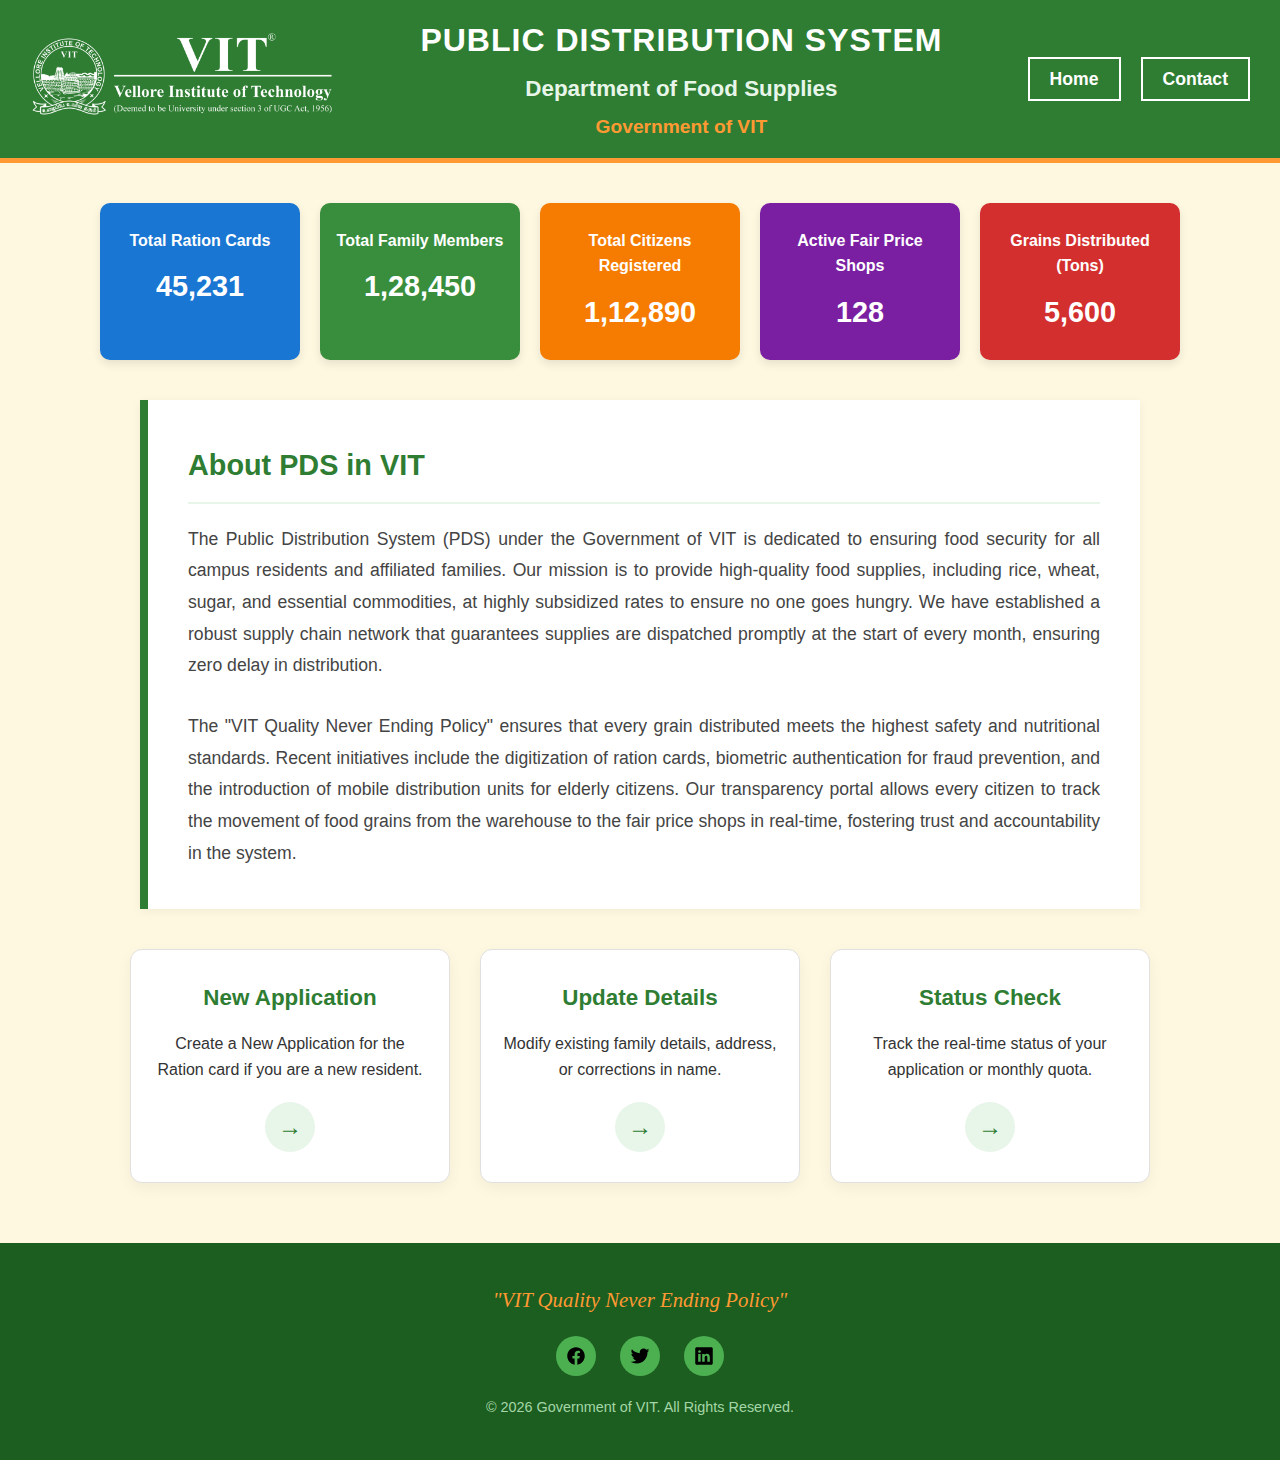
<file: index.html>
<!DOCTYPE html>
<html lang="en">
<head>
    <meta charset="UTF-8">
    <meta name="viewport" content="width=device-width, initial-scale=1.0">
    <title>Government of VIT - PDS Portal</title>
    <link rel="stylesheet" href="Home_page_style.css">
</head>
<body>

    <header class="main-header">
        <div class="logo-container">
            <img src="Logo/header-logo-2048x604.webp" alt="VIT Logo" class="vit-logo">
        </div>
        
        <div class="header-titles">
            <h1>Public Distribution System</h1>
            <h2>Department of Food Supplies</h2>
            <h3>Government of VIT</h3>
        </div>

        <nav class="main-nav">
            <ul>
                <li><a href="index.html">Home</a></li>
                <li><a href="Contact_page.html">Contact</a></li>
            </ul>
        </nav>
    </header>

    <main>
        <section class="stats-container">
            <div class="stat-box box-blue">
                <h4>Total Ration Cards</h4>
                <p class="stat-number">45,231</p>
            </div>
            <div class="stat-box box-green">
                <h4>Total Family Members</h4>
                <p class="stat-number">1,28,450</p>
            </div>
            <div class="stat-box box-orange">
                <h4>Total Citizens Registered</h4>
                <p class="stat-number">1,12,890</p>
            </div>
            <div class="stat-box box-purple">
                <h4>Active Fair Price Shops</h4>
                <p class="stat-number">128</p>
            </div>
            <div class="stat-box box-red">
                <h4>Grains Distributed (Tons)</h4>
                <p class="stat-number">5,600</p>
            </div>
        </section>

        <article class="info-section">
            <h2>About PDS in VIT</h2>
            <p>
                The Public Distribution System (PDS) under the Government of VIT is dedicated to ensuring food security for all campus residents and affiliated families. 
                Our mission is to provide high-quality food supplies, including rice, wheat, sugar, and essential commodities, at highly subsidized rates to ensure no one goes hungry. 
                We have established a robust supply chain network that guarantees supplies are dispatched promptly at the start of every month, ensuring zero delay in distribution. 
            </p>
            <br>
            <p>
                The "VIT Quality Never Ending Policy" ensures that every grain distributed meets the highest safety and nutritional standards. 
                Recent initiatives include the digitization of ration cards, biometric authentication for fraud prevention, and the introduction of mobile distribution units for elderly citizens. 
                Our transparency portal allows every citizen to track the movement of food grains from the warehouse to the fair price shops in real-time, fostering trust and accountability in the system.
            </p>
        </article>

        <section class="action-container">
            <div class="action-card">
                <h3>New Application</h3>
                <p>Create a New Application for the Ration card if you are a new resident.</p>
                <div class="arrow-container">
                    <a href="new_application_page.html" class="arrow-btn">&rarr;</a>
                </div>
            </div>

            <div class="action-card">
                <h3>Update Details</h3>
                <p>Modify existing family details, address, or corrections in name.</p>
                <div class="arrow-container">
                    <a href="updates_page.html" class="arrow-btn">&rarr;</a>
                </div>
            </div>

            <div class="action-card">
                <h3>Status Check</h3>
                <p>Track the real-time status of your application or monthly quota.</p>
                <div class="arrow-container">
                    <a href="status_page.html" class="arrow-btn">&rarr;</a>
                </div>
            </div>
        </section>
    </main>

    <footer class="main-footer">
        <p class="quote">"VIT Quality Never Ending Policy"</p>
        <div class="social-links">
            <a href="https://www.facebook.com/vituniversity/"><img src="Icons/logo-facebook.svg" alt="Facebook"></a>
            <a href="https://x.com/VIT_univ?lang=en"><img src="Icons/logo-twitter.svg" alt="Twitter"></a>
            <a href="https://www.linkedin.com/school/vellore-institute-of-technology/posts/?feedView=all"><img src="Icons/logo-linkedin.svg" alt="Instagram"></a>
        </div>
        <p class="copyright">&copy; 2026 Government of VIT. All Rights Reserved.</p>
    </footer>

</body>
</html>
</file>
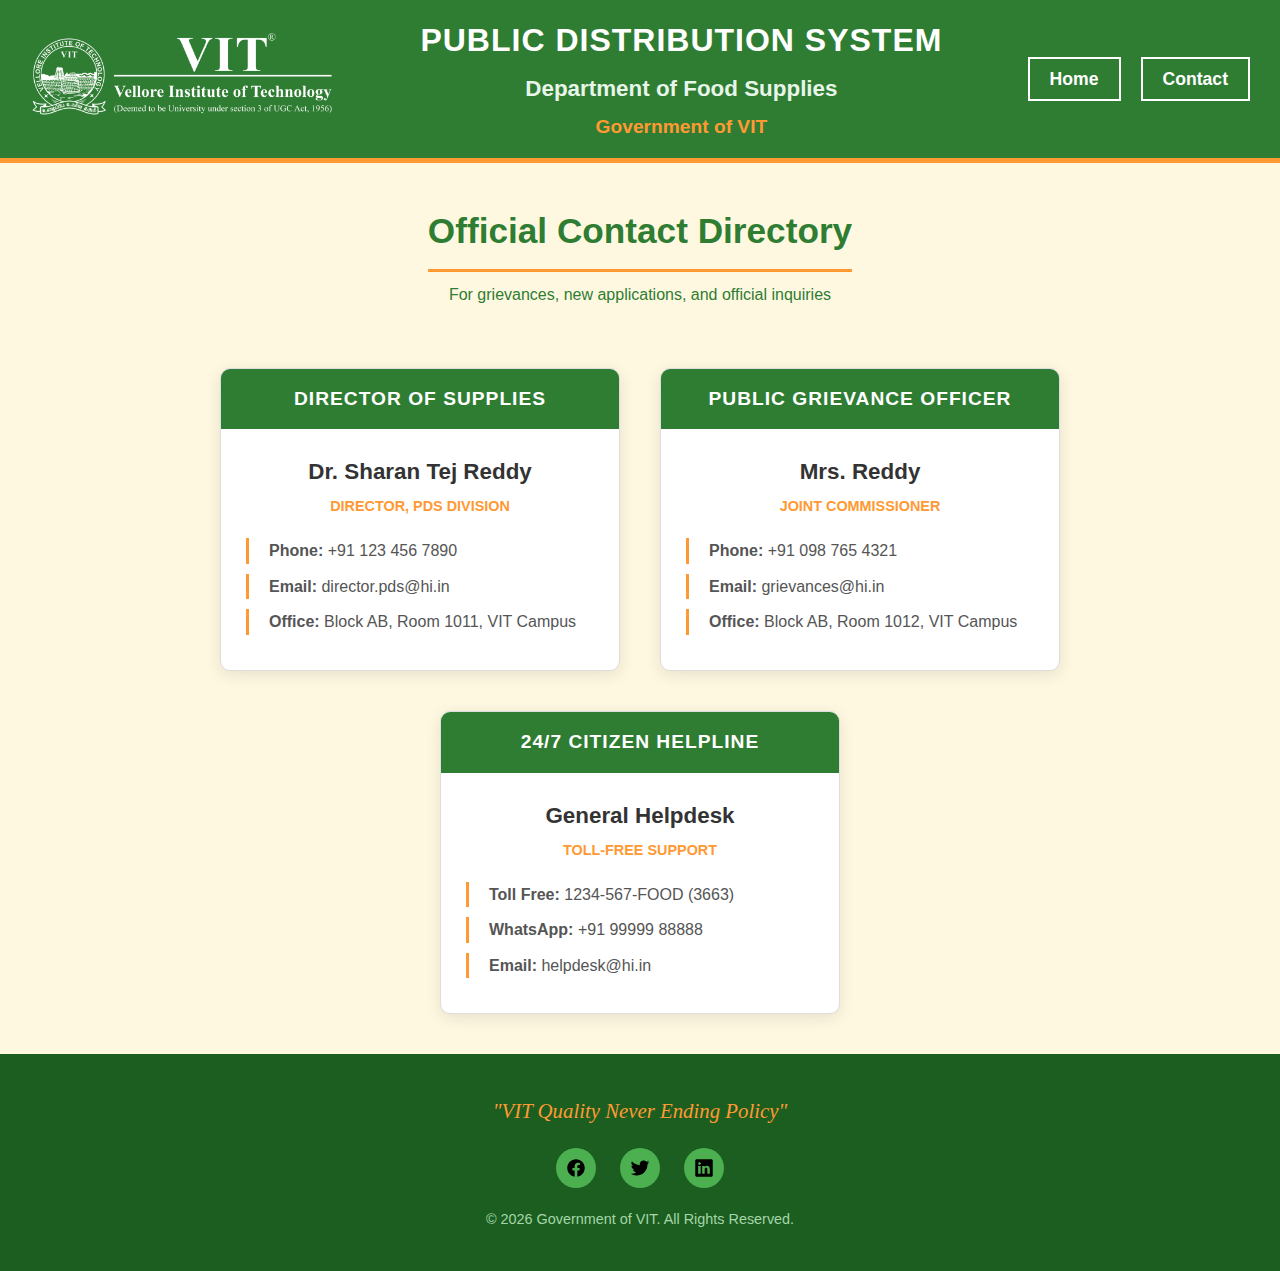
<file: Contact_page.html>
<!DOCTYPE html>
<html lang="en">
<head>
    <meta charset="UTF-8">
    <meta name="viewport" content="width=device-width, initial-scale=1.0">
    <title>Contact Us - Government of VIT</title>
    <link rel="stylesheet" href="Contact_page_style.css">
</head>
<body>

    <header class="main-header">
        <div class="logo-container">
            <img src="Logo/header-logo-2048x604.webp" alt="VIT Logo" class="vit-logo">
        </div>
        
        <div class="header-titles">
            <h1>Public Distribution System</h1>
            <h2>Department of Food Supplies</h2>
            <h3>Government of VIT</h3>
        </div>

        <nav class="main-nav">
            <ul>
                <li><a href="Home_page.html">Home</a></li>
                <li><a href="Contact_page.html">Contact</a></li>
            </ul>
        </nav>
    </header>

    <main>
        <div class="page-title">
            <h2>Official Contact Directory</h2>
            <p>For grievances, new applications, and official inquiries</p>
        </div>

        <section class="contact-container">
            
            <div class="contact-card">
                <div class="card-header">
                    <h4>Director of Supplies</h4>
                </div>
                <div class="card-body">
                    <h3>Dr. Sharan Tej Reddy</h3>
                    <p class="designation">Director, PDS Division</p>
                    <p class="detail"><strong>Phone:</strong> +91 123 456 7890</p>
                    <p class="detail"><strong>Email:</strong> director.pds@hi.in</p>
                    <p class="detail"><strong>Office:</strong> Block AB, Room 1011, VIT Campus</p>
                </div>
            </div>

            <div class="contact-card">
                <div class="card-header">
                    <h4>Public Grievance Officer</h4>
                </div>
                <div class="card-body">
                    <h3>Mrs. Reddy</h3>
                    <p class="designation">Joint Commissioner</p>
                    <p class="detail"><strong>Phone:</strong> +91 098 765 4321</p>
                    <p class="detail"><strong>Email:</strong> grievances@hi.in</p>
                    <p class="detail"><strong>Office:</strong> Block AB, Room 1012, VIT Campus</p>
                </div>
            </div>

            <div class="contact-card">
                <div class="card-header">
                    <h4>24/7 Citizen Helpline</h4>
                </div>
                <div class="card-body">
                    <h3>General Helpdesk</h3>
                    <p class="designation">Toll-Free Support</p>
                    <p class="detail"><strong>Toll Free:</strong> 1234-567-FOOD (3663)</p>
                    <p class="detail"><strong>WhatsApp:</strong> +91 99999 88888</p>
                    <p class="detail"><strong>Email:</strong> helpdesk@hi.in</p>
                </div>
            </div>

        </section>
    </main>

    <footer class="main-footer">
        <p class="quote">"VIT Quality Never Ending Policy"</p>
        <div class="social-links">
            <a href="https://www.facebook.com/vituniversity/"><img src="Icons/logo-facebook.svg" alt="Facebook"></a>
            <a href="https://x.com/VIT_univ?lang=en"><img src="Icons/logo-twitter.svg" alt="Twitter"></a>
            <a href="https://www.linkedin.com/school/vellore-institute-of-technology/posts/?feedView=all"><img src="Icons/logo-linkedin.svg" alt="Instagram"></a>
        </div>
        <p class="copyright">&copy; 2026 Government of VIT. All Rights Reserved.</p>
    </footer>

</body>
</html>
</file>
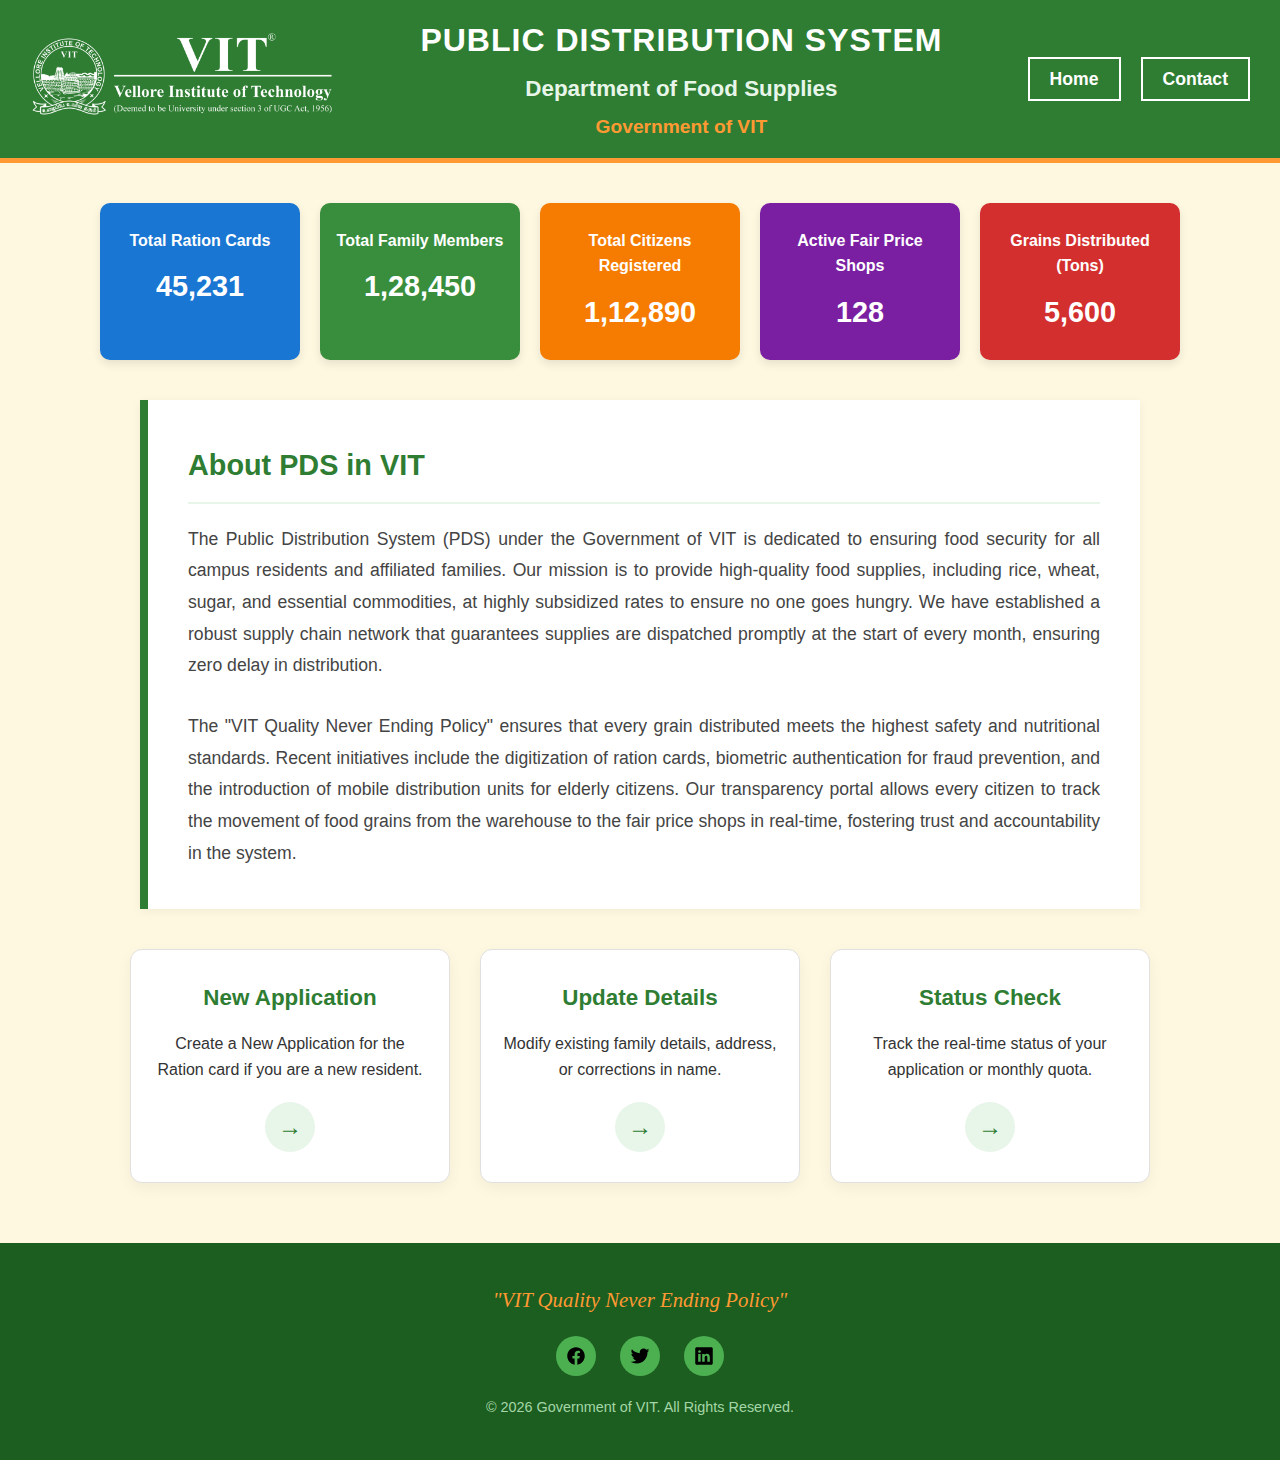
<file: Home_page.html>
<!DOCTYPE html>
<html lang="en">
<head>
    <meta charset="UTF-8">
    <meta name="viewport" content="width=device-width, initial-scale=1.0">
    <title>Government of VIT - PDS Portal</title>
    <link rel="stylesheet" href="Home_page_style.css">
</head>
<body>

    <header class="main-header">
        <div class="logo-container">
            <img src="Logo/header-logo-2048x604.webp" alt="VIT Logo" class="vit-logo">
        </div>
        
        <div class="header-titles">
            <h1>Public Distribution System</h1>
            <h2>Department of Food Supplies</h2>
            <h3>Government of VIT</h3>
        </div>

        <nav class="main-nav">
            <ul>
                <li><a href="Home_page.html">Home</a></li>
                <li><a href="Contact_page.html">Contact</a></li>
            </ul>
        </nav>
    </header>

    <main>
        <section class="stats-container">
            <div class="stat-box box-blue">
                <h4>Total Ration Cards</h4>
                <p class="stat-number">45,231</p>
            </div>
            <div class="stat-box box-green">
                <h4>Total Family Members</h4>
                <p class="stat-number">1,28,450</p>
            </div>
            <div class="stat-box box-orange">
                <h4>Total Citizens Registered</h4>
                <p class="stat-number">1,12,890</p>
            </div>
            <div class="stat-box box-purple">
                <h4>Active Fair Price Shops</h4>
                <p class="stat-number">128</p>
            </div>
            <div class="stat-box box-red">
                <h4>Grains Distributed (Tons)</h4>
                <p class="stat-number">5,600</p>
            </div>
        </section>

        <article class="info-section">
            <h2>About PDS in VIT</h2>
            <p>
                The Public Distribution System (PDS) under the Government of VIT is dedicated to ensuring food security for all campus residents and affiliated families. 
                Our mission is to provide high-quality food supplies, including rice, wheat, sugar, and essential commodities, at highly subsidized rates to ensure no one goes hungry. 
                We have established a robust supply chain network that guarantees supplies are dispatched promptly at the start of every month, ensuring zero delay in distribution. 
            </p>
            <br>
            <p>
                The "VIT Quality Never Ending Policy" ensures that every grain distributed meets the highest safety and nutritional standards. 
                Recent initiatives include the digitization of ration cards, biometric authentication for fraud prevention, and the introduction of mobile distribution units for elderly citizens. 
                Our transparency portal allows every citizen to track the movement of food grains from the warehouse to the fair price shops in real-time, fostering trust and accountability in the system.
            </p>
        </article>

        <section class="action-container">
            <div class="action-card">
                <h3>New Application</h3>
                <p>Create a New Application for the Ration card if you are a new resident.</p>
                <div class="arrow-container">
                    <a href="new_application_page.html" class="arrow-btn">&rarr;</a>
                </div>
            </div>

            <div class="action-card">
                <h3>Update Details</h3>
                <p>Modify existing family details, address, or corrections in name.</p>
                <div class="arrow-container">
                    <a href="updates_page.html" class="arrow-btn">&rarr;</a>
                </div>
            </div>

            <div class="action-card">
                <h3>Status Check</h3>
                <p>Track the real-time status of your application or monthly quota.</p>
                <div class="arrow-container">
                    <a href="status_page.html" class="arrow-btn">&rarr;</a>
                </div>
            </div>
        </section>
    </main>

    <footer class="main-footer">
        <p class="quote">"VIT Quality Never Ending Policy"</p>
        <div class="social-links">
            <a href="https://www.facebook.com/vituniversity/"><img src="Icons/logo-facebook.svg" alt="Facebook"></a>
            <a href="https://x.com/VIT_univ?lang=en"><img src="Icons/logo-twitter.svg" alt="Twitter"></a>
            <a href="https://www.linkedin.com/school/vellore-institute-of-technology/posts/?feedView=all"><img src="Icons/logo-linkedin.svg" alt="Instagram"></a>
        </div>
        <p class="copyright">&copy; 2026 Government of VIT. All Rights Reserved.</p>
    </footer>

</body>
</html>
</file>
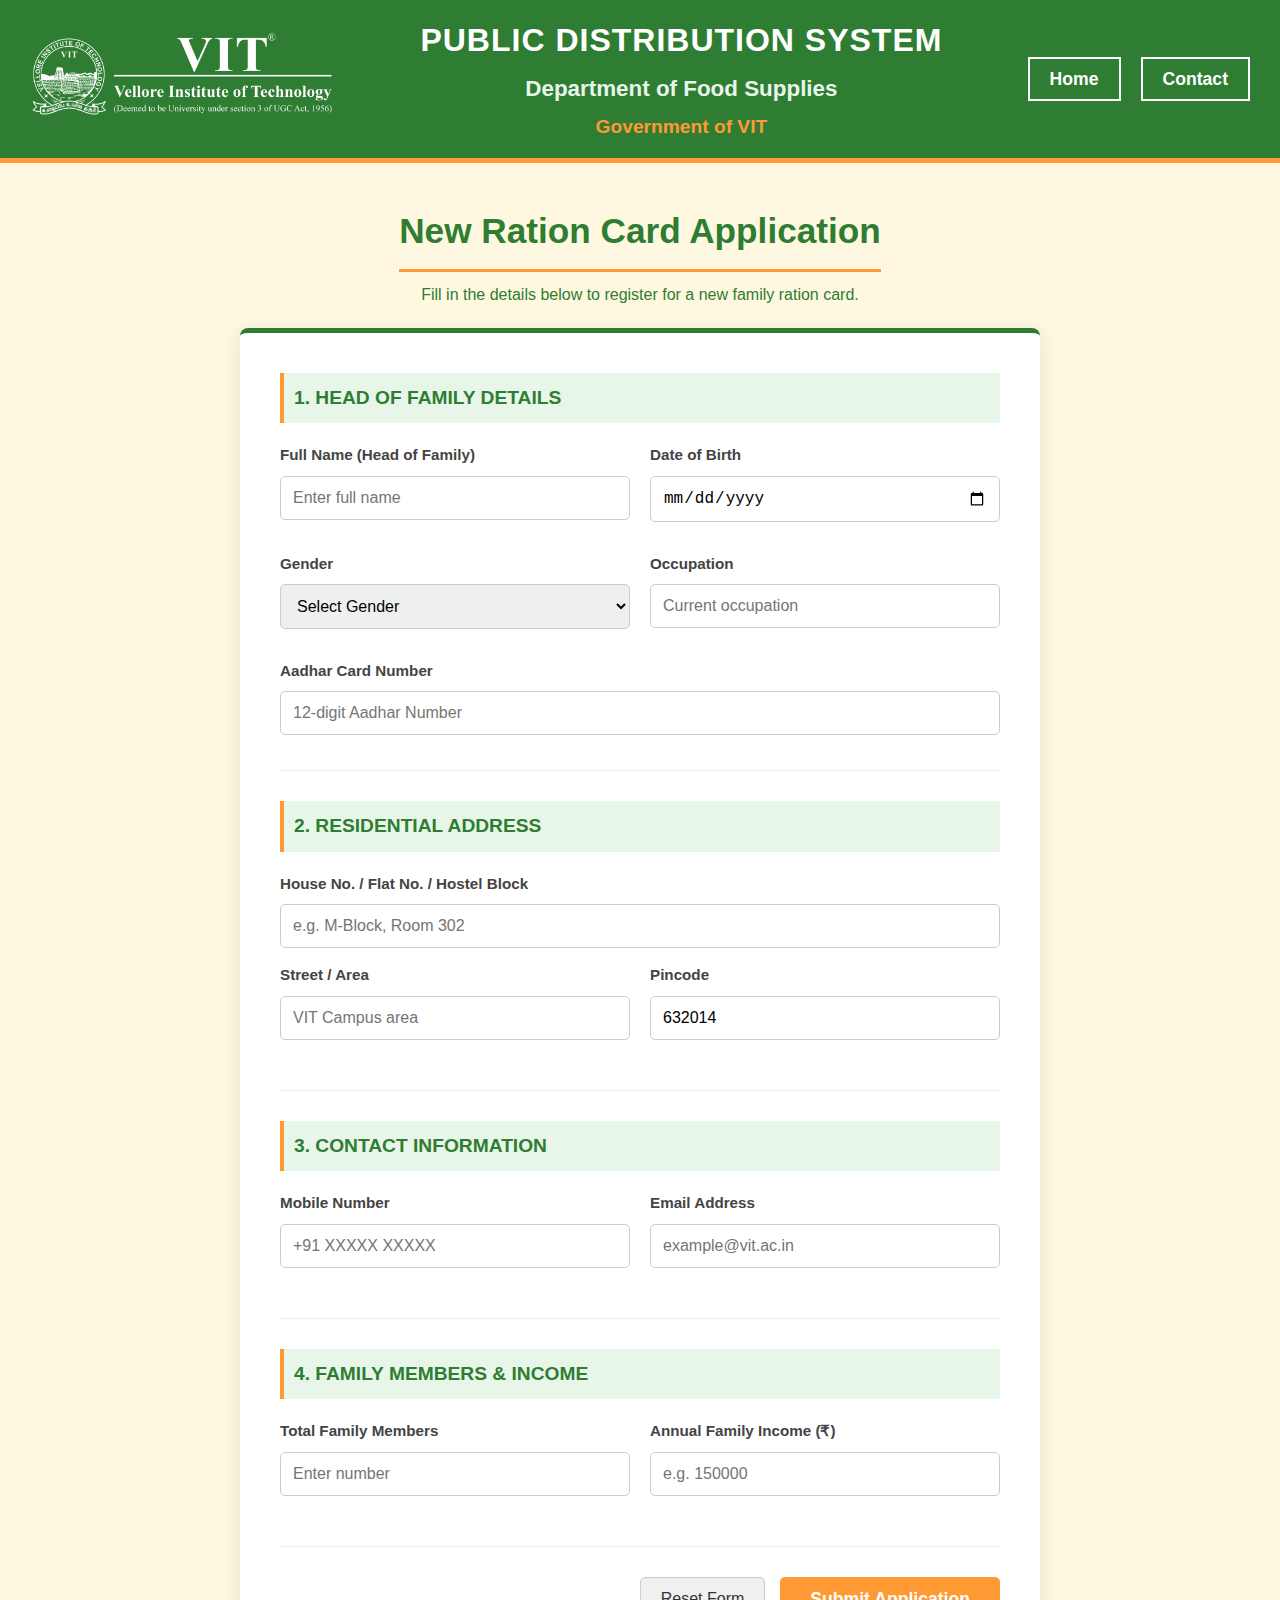
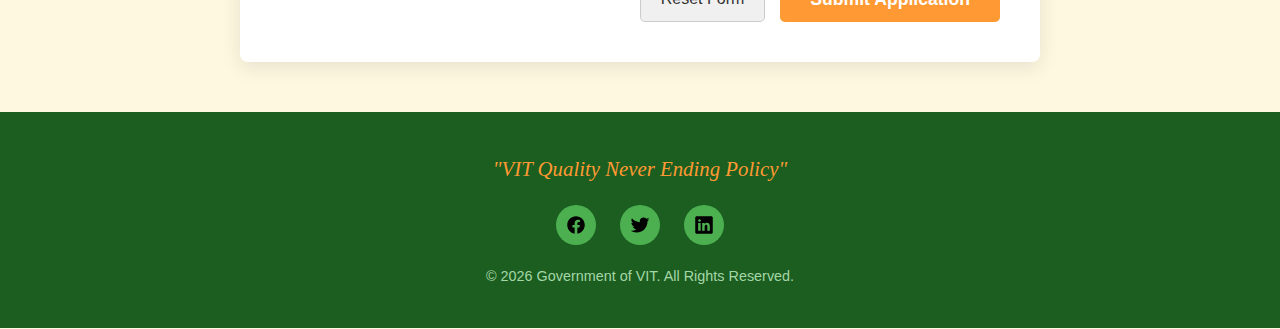
<file: new_application_page.html>
<!DOCTYPE html>
<html lang="en">
<head>
    <meta charset="UTF-8">
    <meta name="viewport" content="width=device-width, initial-scale=1.0">
    <title>New Application - Government of VIT</title>
    <link rel="stylesheet" href="new_application_page_style.css">
</head>
<body>

    <header class="main-header">
        <div class="logo-container">
            <img src="Logo/header-logo-2048x604.webp" alt="VIT Logo" class="vit-logo">
        </div>
        
        <div class="header-titles">
            <h1>Public Distribution System</h1>
            <h2>Department of Food Supplies</h2>
            <h3>Government of VIT</h3>
        </div>

        <nav class="main-nav">
            <ul>
                <li><a href="Home_page.html">Home</a></li>
                <li><a href="Contact_page.html">Contact</a></li>
            </ul>
        </nav>
    </header>

    <main>
        <div class="page-title">
            <h2>New Ration Card Application</h2>
            <p>Fill in the details below to register for a new family ration card.</p>
        </div>

        <div class="form-container">
            <form action="#" method="POST">
                
                <div class="form-section">
                    <h3>1. Head of Family Details</h3>
                    <div class="form-row">
                        <div class="form-group">
                            <label for="fullname">Full Name (Head of Family)</label>
                            <input type="text" id="fullname" name="fullname" placeholder="Enter full name" required>
                        </div>
                        <div class="form-group">
                            <label for="dob">Date of Birth</label>
                            <input type="date" id="dob" name="dob" required>
                        </div>
                    </div>
                    <div class="form-row">
                        <div class="form-group">
                            <label for="gender">Gender</label>
                            <select id="gender" name="gender" required>
                                <option value="">Select Gender</option>
                                <option value="male">Male</option>
                                <option value="female">Female</option>
                                <option value="other">Other</option>
                            </select>
                        </div>
                        <div class="form-group">
                            <label for="occupation">Occupation</label>
                            <input type="text" id="occupation" name="occupation" placeholder="Current occupation">
                        </div>
                    </div>
                    <div class="form-group">
                        <label for="aadhar">Aadhar Card Number</label>
                        <input type="text" id="aadhar" name="aadhar" placeholder="12-digit Aadhar Number" required>
                    </div>
                </div>

                <div class="form-section">
                    <h3>2. Residential Address</h3>
                    <div class="form-group">
                        <label for="address1">House No. / Flat No. / Hostel Block</label>
                        <input type="text" id="address1" name="address1" placeholder="e.g. M-Block, Room 302" required>
                    </div>
                    <div class="form-row">
                        <div class="form-group">
                            <label for="street">Street / Area</label>
                            <input type="text" id="street" name="street" placeholder="VIT Campus area">
                        </div>
                        <div class="form-group">
                            <label for="pincode">Pincode</label>
                            <input type="text" id="pincode" name="pincode" value="632014" readonly>
                        </div>
                    </div>
                </div>

                <div class="form-section">
                    <h3>3. Contact Information</h3>
                    <div class="form-row">
                        <div class="form-group">
                            <label for="mobile">Mobile Number</label>
                            <input type="tel" id="mobile" name="mobile" placeholder="+91 XXXXX XXXXX" required>
                        </div>
                        <div class="form-group">
                            <label for="email">Email Address</label>
                            <input type="email" id="email" name="email" placeholder="example@vit.ac.in">
                        </div>
                    </div>
                </div>

                <div class="form-section">
                    <h3>4. Family Members & Income</h3>
                    <div class="form-row">
                        <div class="form-group">
                            <label for="members">Total Family Members</label>
                            <input type="number" id="members" name="members" min="1" placeholder="Enter number">
                        </div>
                        <div class="form-group">
                            <label for="income">Annual Family Income (₹)</label>
                            <input type="number" id="income" name="income" placeholder="e.g. 150000" required>
                        </div>
                    </div>
                </div>

                <div class="form-actions">
                    <button type="reset" class="btn-reset">Reset Form</button>
                    <button type="submit" class="btn-submit">Submit Application</button>
                </div>

            </form>
        </div>
    </main>

    <footer class="main-footer">
        <p class="quote">"VIT Quality Never Ending Policy"</p>
        <div class="social-links">
            <a href="https://www.facebook.com/vituniversity/"><img src="Icons/logo-facebook.svg" alt="Facebook"></a>
            <a href="https://x.com/VIT_univ?lang=en"><img src="Icons/logo-twitter.svg" alt="Twitter"></a>
            <a href="https://www.linkedin.com/school/vellore-institute-of-technology/posts/?feedView=all"><img src="Icons/logo-linkedin.svg" alt="Instagram"></a>
        </div>
        <p class="copyright">&copy; 2026 Government of VIT. All Rights Reserved.</p>
    </footer>

</body>
</html>
</file>
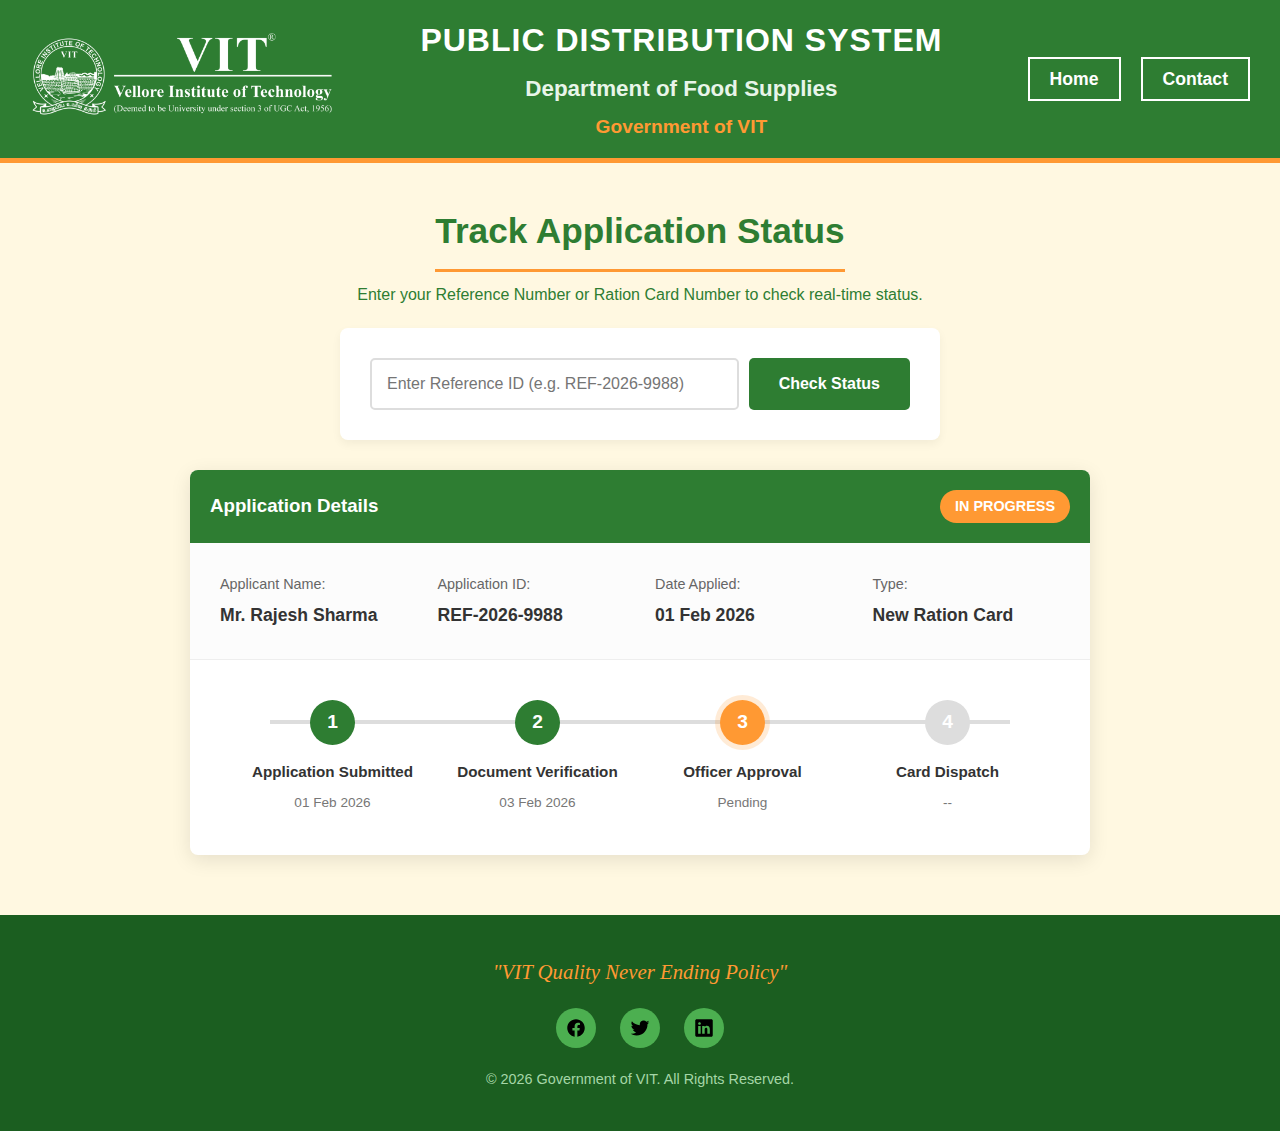
<file: status_page.html>
<!DOCTYPE html>
<html lang="en">
<head>
    <meta charset="UTF-8">
    <meta name="viewport" content="width=device-width, initial-scale=1.0">
    <title>Check Status - Government of VIT</title>
    <link rel="stylesheet" href="status_page_style.css">
</head>
<body>

    <header class="main-header">
        <div class="logo-container">
            <img src="Logo/header-logo-2048x604.webp" alt="VIT Logo" class="vit-logo">
        </div>
        
        <div class="header-titles">
            <h1>Public Distribution System</h1>
            <h2>Department of Food Supplies</h2>
            <h3>Government of VIT</h3>
        </div>

        <nav class="main-nav">
            <ul>
                <li><a href="Home_page.html">Home</a></li>
                <li><a href="Contact_page.html">Contact</a></li>
            </ul>
        </nav>
    </header>

    <main>
        <div class="page-title">
            <h2>Track Application Status</h2>
            <p>Enter your Reference Number or Ration Card Number to check real-time status.</p>
        </div>

        <div class="status-search-container">
            <form action="#" class="search-box">
                <input type="text" placeholder="Enter Reference ID (e.g. REF-2026-9988)" required>
                <button type="submit">Check Status</button>
            </form>
        </div>

        <div class="status-result-card">
            <div class="result-header">
                <h3>Application Details</h3>
                <span class="badge badge-pending">In Progress</span>
            </div>
            
            <div class="applicant-info">
                <div class="info-item">
                    <span class="label">Applicant Name:</span>
                    <span class="value">Mr. Rajesh Sharma</span>
                </div>
                <div class="info-item">
                    <span class="label">Application ID:</span>
                    <span class="value">REF-2026-9988</span>
                </div>
                <div class="info-item">
                    <span class="label">Date Applied:</span>
                    <span class="value">01 Feb 2026</span>
                </div>
                <div class="info-item">
                    <span class="label">Type:</span>
                    <span class="value">New Ration Card</span>
                </div>
            </div>

            <div class="progress-track">
                <div class="step completed">
                    <div class="step-icon">1</div>
                    <p>Application Submitted</p>
                    <small>01 Feb 2026</small>
                </div>
                <div class="step completed">
                    <div class="step-icon">2</div>
                    <p>Document Verification</p>
                    <small>03 Feb 2026</small>
                </div>
                <div class="step active">
                    <div class="step-icon">3</div>
                    <p>Officer Approval</p>
                    <small>Pending</small>
                </div>
                <div class="step">
                    <div class="step-icon">4</div>
                    <p>Card Dispatch</p>
                    <small>--</small>
                </div>
            </div>
        </div>

    </main>

    <footer class="main-footer">
        <p class="quote">"VIT Quality Never Ending Policy"</p>
        <div class="social-links">
            <a href="https://www.facebook.com/vituniversity/"><img src="Icons/logo-facebook.svg" alt="Facebook"></a>
            <a href="https://x.com/VIT_univ?lang=en"><img src="Icons/logo-twitter.svg" alt="Twitter"></a>
            <a href="https://www.linkedin.com/school/vellore-institute-of-technology/posts/?feedView=all"><img src="Icons/logo-linkedin.svg" alt="Instagram"></a>
        </div>
        <p class="copyright">&copy; 2026 Government of VIT. All Rights Reserved.</p>
    </footer>

</body>
</html>
</file>
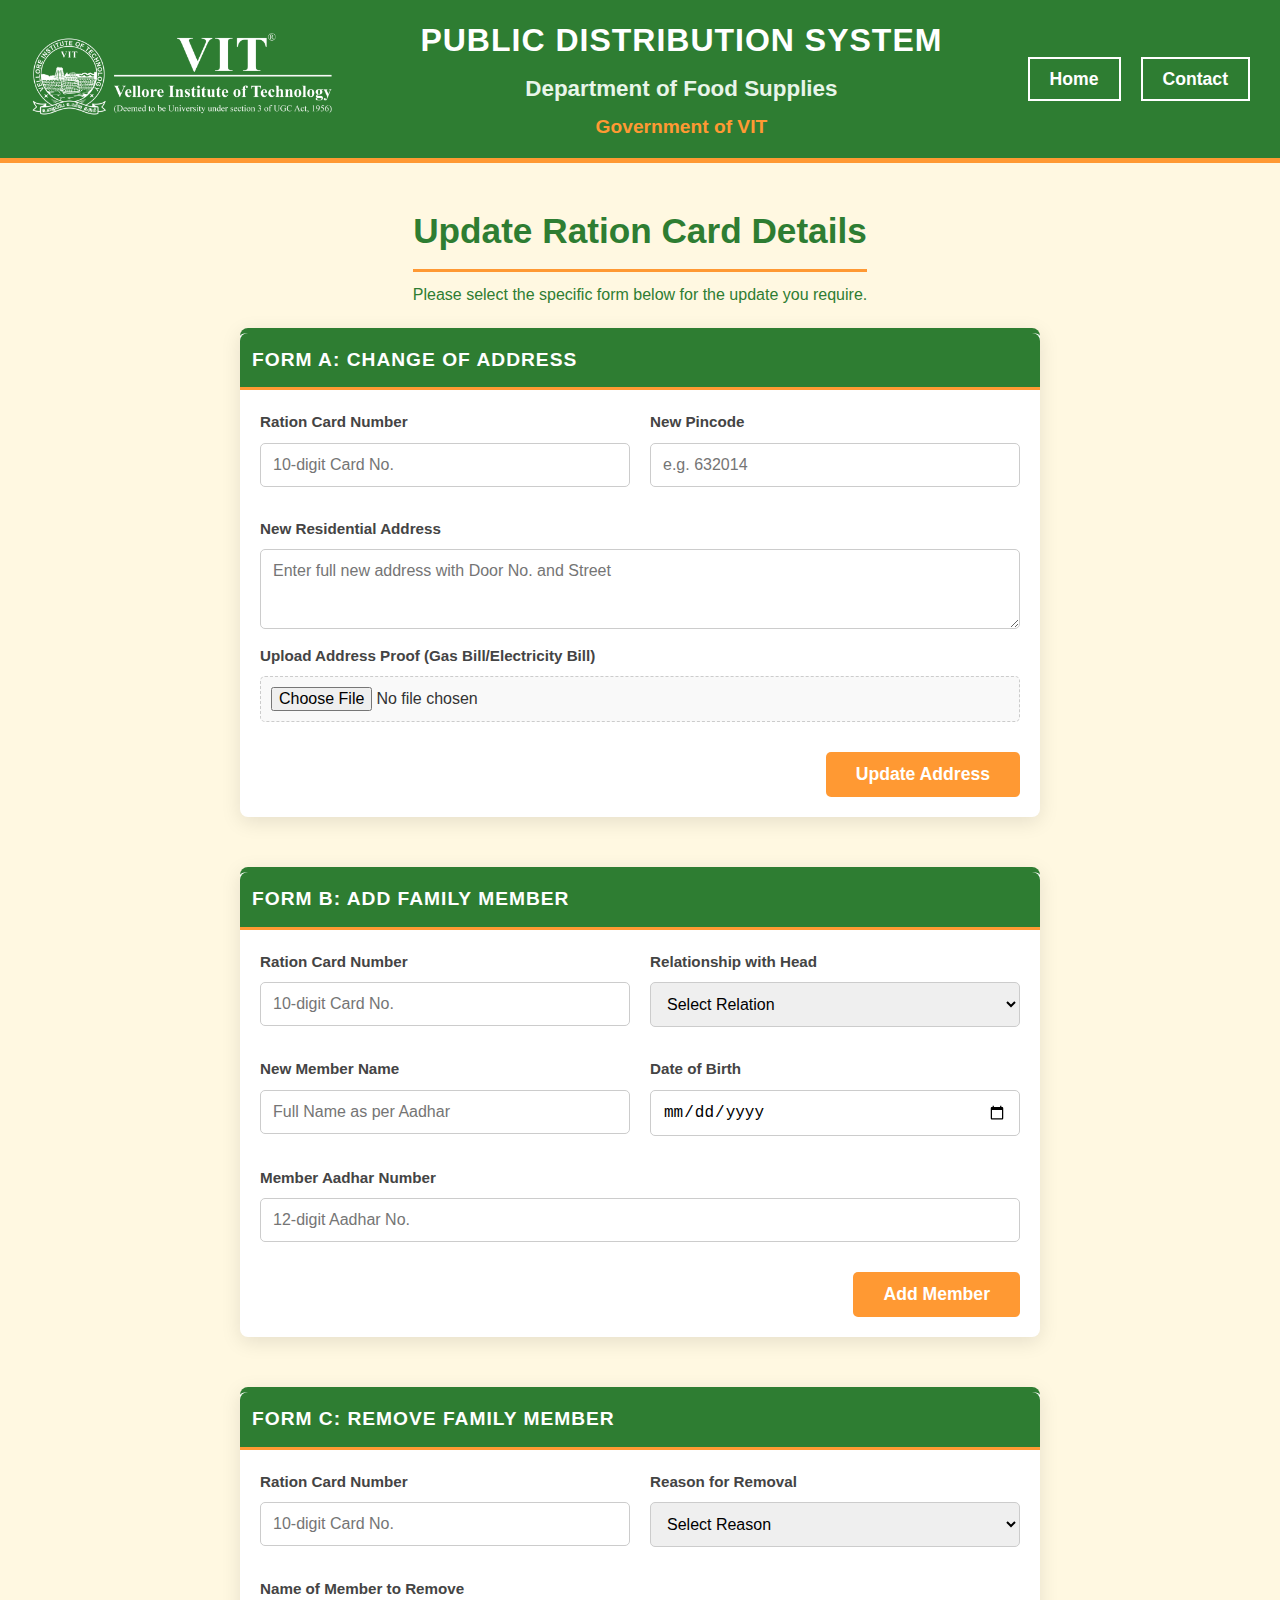
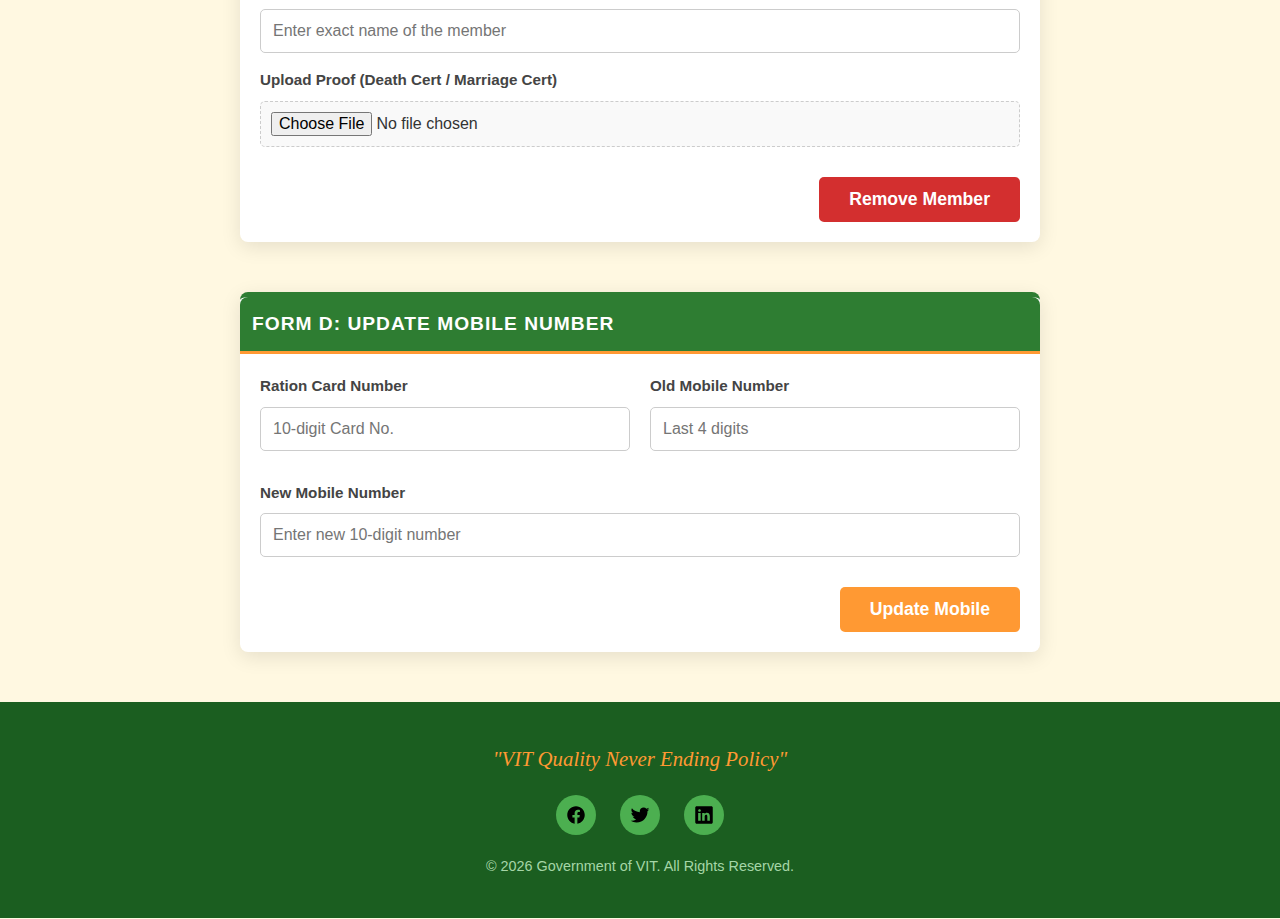
<file: updates_page.html>
<!DOCTYPE html>
<html lang="en">
<head>
    <meta charset="UTF-8">
    <meta name="viewport" content="width=device-width, initial-scale=1.0">
    <title>Update Services - Government of VIT</title>
    <link rel="stylesheet" href="updates_page_style.css">
</head>
<body>

    <header class="main-header">
        <div class="logo-container">
            <img src="Logo/header-logo-2048x604.webp" alt="VIT Logo" class="vit-logo">
        </div>
        
        <div class="header-titles">
            <h1>Public Distribution System</h1>
            <h2>Department of Food Supplies</h2>
            <h3>Government of VIT</h3>
        </div>

        <nav class="main-nav">
            <ul>
                <li><a href="Home_page.html">Home</a></li>
                <li><a href="Contact_page.html">Contact</a></li>
            </ul>
        </nav>
    </header>

    <main>
        <div class="page-title">
            <h2>Update Ration Card Details</h2>
            <p>Please select the specific form below for the update you require.</p>
        </div>

        <div class="form-container">
            <div class="form-header-box">
                <h3>Form A: Change of Address</h3>
            </div>
            <form action="#" method="POST">
                <div class="form-row">
                    <div class="form-group">
                        <label>Ration Card Number</label>
                        <input type="text" placeholder="10-digit Card No." required>
                    </div>
                    <div class="form-group">
                        <label>New Pincode</label>
                        <input type="text" placeholder="e.g. 632014" required>
                    </div>
                </div>
                <div class="form-group">
                    <label>New Residential Address</label>
                    <textarea rows="3" placeholder="Enter full new address with Door No. and Street" required></textarea>
                </div>
                <div class="form-group">
                    <label>Upload Address Proof (Gas Bill/Electricity Bill)</label>
                    <input type="file" required>
                </div>
                <div class="form-actions">
                    <button type="submit" class="btn-submit">Update Address</button>
                </div>
            </form>
        </div>

        <div class="form-container">
            <div class="form-header-box">
                <h3>Form B: Add Family Member</h3>
            </div>
            <form action="#" method="POST">
                <div class="form-row">
                    <div class="form-group">
                        <label>Ration Card Number</label>
                        <input type="text" placeholder="10-digit Card No." required>
                    </div>
                    <div class="form-group">
                        <label>Relationship with Head</label>
                        <select required>
                            <option value="">Select Relation</option>
                            <option>Spouse</option>
                            <option>Son</option>
                            <option>Daughter</option>
                            <option>Parent</option>
                        </select>
                    </div>
                </div>
                <div class="form-row">
                    <div class="form-group">
                        <label>New Member Name</label>
                        <input type="text" placeholder="Full Name as per Aadhar" required>
                    </div>
                    <div class="form-group">
                        <label>Date of Birth</label>
                        <input type="date" required>
                    </div>
                </div>
                <div class="form-group">
                    <label>Member Aadhar Number</label>
                    <input type="text" placeholder="12-digit Aadhar No." required>
                </div>
                <div class="form-actions">
                    <button type="submit" class="btn-submit">Add Member</button>
                </div>
            </form>
        </div>

        <div class="form-container">
            <div class="form-header-box">
                <h3>Form C: Remove Family Member</h3>
            </div>
            <form action="#" method="POST">
                <div class="form-row">
                    <div class="form-group">
                        <label>Ration Card Number</label>
                        <input type="text" placeholder="10-digit Card No." required>
                    </div>
                    <div class="form-group">
                        <label>Reason for Removal</label>
                        <select required>
                            <option value="">Select Reason</option>
                            <option>Demise (Death)</option>
                            <option>Marriage (Shifted)</option>
                            <option>Permanent Migration</option>
                        </select>
                    </div>
                </div>
                <div class="form-group">
                    <label>Name of Member to Remove</label>
                    <input type="text" placeholder="Enter exact name of the member" required>
                </div>
                <div class="form-group">
                    <label>Upload Proof (Death Cert / Marriage Cert)</label>
                    <input type="file" required>
                </div>
                <div class="form-actions">
                    <button type="submit" class="btn-submit" style="background-color: #D32F2F;">Remove Member</button>
                </div>
            </form>
        </div>

        <div class="form-container">
            <div class="form-header-box">
                <h3>Form D: Update Mobile Number</h3>
            </div>
            <form action="#" method="POST">
                <div class="form-row">
                    <div class="form-group">
                        <label>Ration Card Number</label>
                        <input type="text" placeholder="10-digit Card No." required>
                    </div>
                    <div class="form-group">
                        <label>Old Mobile Number</label>
                        <input type="tel" placeholder="Last 4 digits" required>
                    </div>
                </div>
                <div class="form-group">
                    <label>New Mobile Number</label>
                    <input type="tel" placeholder="Enter new 10-digit number" required>
                </div>
                <div class="form-actions">
                    <button type="submit" class="btn-submit">Update Mobile</button>
                </div>
            </form>
        </div>

    </main>

    <footer class="main-footer">
        <p class="quote">"VIT Quality Never Ending Policy"</p>
        <div class="social-links">
            <a href="https://www.facebook.com/vituniversity/"><img src="Icons/logo-facebook.svg" alt="Facebook"></a>
            <a href="https://x.com/VIT_univ?lang=en"><img src="Icons/logo-twitter.svg" alt="Twitter"></a>
            <a href="https://www.linkedin.com/school/vellore-institute-of-technology/posts/?feedView=all"><img src="Icons/logo-linkedin.svg" alt="Instagram"></a>
        </div>
        <p class="copyright">&copy; 2026 Government of VIT. All Rights Reserved.</p>
    </footer>

</body>
</html>
</file>
<file: Home_page_style.css>
* {
    margin: 0;
    padding: 0;
    box-sizing: border-box;
}

body {
    font-family: 'Segoe UI', Tahoma, Geneva, Verdana, sans-serif;
    background-color: #FFF8E1;
    color: #333;
    line-height: 1.6;
}

.main-header {
    background-color: #2E7D32;
    color: white;
    padding: 15px 30px;
    display: flex;
    justify-content: space-between;
    align-items: center;
    border-bottom: 5px solid #FF9933;
}

.logo-container .vit-logo {
    height: 90px;
    width: auto;
}

.header-titles {
    text-align: center;
    flex-grow: 1;
}

.header-titles h1 {
    font-size: 2rem;
    text-transform: uppercase;
    letter-spacing: 1px;
    font-weight: 800;
    margin-bottom: 5px;
    color: white;
}

.header-titles h2 {
    font-size: 1.4rem;
    font-weight: 700;
    color: #E8F5E9;
}

.header-titles h3 {
    font-size: 1.2rem;
    font-weight: 700;
    margin-top: 5px;
    color: #FF9933;
}

.main-nav ul {
    list-style: none;
    display: flex;
    gap: 20px;
}

.main-nav a {
    text-decoration: none;
    color: white;
    font-weight: bold;
    font-size: 1.1rem;
    padding: 10px 20px;
    border: 2px solid white;
    transition: all 0.3s ease;
}

.main-nav a:hover {
    background-color: #FF9933;
    border-color: #FF9933;
    color: white;
}

.stats-container {
    display: flex;
    justify-content: center;
    gap: 20px;
    padding: 40px 20px;
    flex-wrap: wrap;
}

.stat-box {
    width: 200px;
    padding: 25px 15px;
    text-align: center;
    border-radius: 10px;
    box-shadow: 0 4px 8px rgba(0,0,0,0.1);
    cursor: pointer;
    transition: transform 0.3s cubic-bezier(0.175, 0.885, 0.32, 1.275); 
    color: white;
}

.stat-box:hover {
    transform: scale(1.1);
    box-shadow: 0 10px 20px rgba(0,0,0,0.2);
}

.stat-number {
    font-size: 1.8rem;
    font-weight: bold;
    margin-top: 10px;
}

.box-blue { background-color: #1976D2; }
.box-green { background-color: #388E3C; }
.box-orange { background-color: #F57C00; }
.box-purple { background-color: #7B1FA2; }
.box-red { background-color: #D32F2F; }

.info-section {
    background-color: white;
    max-width: 1000px;
    margin: 0 auto 40px auto;
    padding: 40px;
    border-left: 8px solid #2E7D32;
    box-shadow: 0 2px 10px rgba(0,0,0,0.05);
    line-height: 1.8;
}

.info-section h2 {
    color: #2E7D32;
    margin-bottom: 20px;
    font-size: 1.8rem;
    border-bottom: 2px solid #E8F5E9;
    padding-bottom: 10px;
}

.info-section p {
    text-align: justify;
    font-size: 1.1rem;
    color: #444;
}

.action-container {
    display: flex;
    justify-content: center;
    gap: 30px;
    padding: 0 20px 60px 20px;
}

.action-card {
    background: white;
    border: 1px solid #E0E0E0;
    padding: 30px 20px;
    width: 320px;
    text-align: center;
    border-radius: 12px;
    box-shadow: 0 5px 15px rgba(0,0,0,0.05);
    transition: transform 0.3s ease;
    display: flex;
    flex-direction: column;
    justify-content: space-between;
    align-items: center;
}

.action-card:hover {
    transform: translateY(-10px);
    border-color: #2E7D32;
}

.action-card h3 {
    color: #2E7D32;
    margin-bottom: 15px;
    font-size: 1.4rem;
}

.arrow-container {
    margin-top: 20px;
}

.arrow-btn {
    display: inline-flex;
    justify-content: center;
    align-items: center;
    width: 50px;
    height: 50px;
    background-color: #E8F5E9;
    border-radius: 50%;
    color: #2E7D32;
    font-size: 1.5rem;
    line-height: 1;
    text-decoration: none;
    transition: all 0.3s ease;
}

.arrow-btn:hover {
    background-color: #FF9933;
    color: white;
    transform: rotate(360deg);
}

.main-footer {
    background-color: #1B5E20;
    color: white;
    text-align: center;
    padding: 40px 20px;
    margin-top: auto;
}

.quote {
    font-style: italic;
    font-size: 1.3rem;
    margin-bottom: 20px;
    color: #FF9933;
    font-family: serif;
}

.social-links {
    margin-bottom: 20px;
}

.social-links a {
    display: inline-flex;
    justify-content: center;
    align-items: center;
    width: 40px;
    height: 40px;
    background-color: #4CAF50;
    margin: 0 10px;
    border-radius: 50%;
    transition: background-color 0.3s ease;
    overflow: hidden;
}

.social-links img {
    width: 20px;
    height: 20px;
    object-fit: contain;
}

.social-links a:hover {
    background-color: #FF9933;
}

.copyright {
    font-size: 0.9rem;
    color: #A5D6A7;
}
</file>
<file: Contact_page_style.css>
* {
    margin: 0;
    padding: 0;
    box-sizing: border-box;
}

body {
    font-family: 'Segoe UI', Tahoma, Geneva, Verdana, sans-serif;
    background-color: #FFF8E1;
    color: #333;
    line-height: 1.6;
}

.main-header {
    background-color: #2E7D32;
    color: white;
    padding: 15px 30px;
    display: flex;
    justify-content: space-between;
    align-items: center;
    border-bottom: 5px solid #FF9933;
}

.logo-container .vit-logo {
    height: 90px;
    width: auto;
}

.header-titles {
    text-align: center;
    flex-grow: 1;
}

.header-titles h1 {
    font-size: 2rem;
    text-transform: uppercase;
    letter-spacing: 1px;
    font-weight: 800;
    margin-bottom: 5px;
    color: white;
}

.header-titles h2 {
    font-size: 1.4rem;
    font-weight: 700;
    color: #E8F5E9;
}

.header-titles h3 {
    font-size: 1.2rem;
    font-weight: 700;
    margin-top: 5px;
    color: #FF9933;
}

.main-nav ul {
    list-style: none;
    display: flex;
    gap: 20px;
}

.main-nav a {
    text-decoration: none;
    color: white;
    font-weight: bold;
    font-size: 1.1rem;
    padding: 10px 20px;
    border: 2px solid white;
    transition: all 0.3s ease;
}

.main-nav a:hover {
    background-color: #FF9933;
    border-color: #FF9933;
    color: white;
}

.stats-container {
    display: flex;
    justify-content: center;
    gap: 20px;
    padding: 40px 20px;
    flex-wrap: wrap;
}

.stat-box {
    width: 200px;
    padding: 25px 15px;
    text-align: center;
    border-radius: 10px;
    box-shadow: 0 4px 8px rgba(0,0,0,0.1);
    cursor: pointer;
    transition: transform 0.3s cubic-bezier(0.175, 0.885, 0.32, 1.275); 
    color: white;
}

.stat-box:hover {
    transform: scale(1.1);
    box-shadow: 0 10px 20px rgba(0,0,0,0.2);
}

.stat-number {
    font-size: 1.8rem;
    font-weight: bold;
    margin-top: 10px;
}

.box-blue { background-color: #1976D2; }
.box-green { background-color: #388E3C; }
.box-orange { background-color: #F57C00; }
.box-purple { background-color: #7B1FA2; }
.box-red { background-color: #D32F2F; }

.info-section {
    background-color: white;
    max-width: 1000px;
    margin: 0 auto 40px auto;
    padding: 40px;
    border-left: 8px solid #2E7D32;
    box-shadow: 0 2px 10px rgba(0,0,0,0.05);
    line-height: 1.8;
}

.info-section h2 {
    color: #2E7D32;
    margin-bottom: 20px;
    font-size: 1.8rem;
    border-bottom: 2px solid #E8F5E9;
    padding-bottom: 10px;
}

.info-section p {
    text-align: justify;
    font-size: 1.1rem;
    color: #444;
}

.action-container {
    display: flex;
    justify-content: center;
    gap: 30px;
    padding: 0 20px 60px 20px;
}

.action-card {
    background: white;
    border: 1px solid #E0E0E0;
    padding: 30px 20px;
    width: 320px;
    text-align: center;
    border-radius: 12px;
    box-shadow: 0 5px 15px rgba(0,0,0,0.05);
    transition: transform 0.3s ease;
    display: flex;
    flex-direction: column;
    justify-content: space-between;
    align-items: center;
}

.action-card:hover {
    transform: translateY(-10px);
    border-color: #2E7D32;
}

.action-card h3 {
    color: #2E7D32;
    margin-bottom: 15px;
    font-size: 1.4rem;
}

.arrow-container {
    margin-top: 20px;
}

.arrow-btn {
    display: inline-flex;
    justify-content: center;
    align-items: center;
    width: 50px;
    height: 50px;
    background-color: #E8F5E9;
    border-radius: 50%;
    color: #2E7D32;
    font-size: 1.5rem;
    line-height: 1;
    text-decoration: none;
    transition: all 0.3s ease;
}

.arrow-btn:hover {
    background-color: #FF9933;
    color: white;
    transform: rotate(360deg);
}

.main-footer {
    background-color: #1B5E20;
    color: white;
    text-align: center;
    padding: 40px 20px;
    margin-top: auto;
}

.quote {
    font-style: italic;
    font-size: 1.3rem;
    margin-bottom: 20px;
    color: #FF9933;
    font-family: serif;
}

.social-links {
    margin-bottom: 20px;
}

.social-links a {
    display: inline-flex;
    justify-content: center;
    align-items: center;
    width: 40px;
    height: 40px;
    background-color: #4CAF50;
    margin: 0 10px;
    border-radius: 50%;
    transition: background-color 0.3s ease;
    overflow: hidden;
}

.social-links img {
    width: 20px;
    height: 20px;
    object-fit: contain;
}

.social-links a:hover {
    background-color: #FF9933;
}

.copyright {
    font-size: 0.9rem;
    color: #A5D6A7;
}

.page-title {
    text-align: center;
    padding: 40px 20px 20px 20px;
    color: #2E7D32;
}

.page-title h2 {
    font-size: 2.2rem;
    border-bottom: 3px solid #FF9933;
    display: inline-block;
    padding-bottom: 10px;
    margin-bottom: 10px;
}

.contact-container {
    display: flex;
    justify-content: center;
    flex-wrap: wrap;
    gap: 40px;
    padding: 40px;
    max-width: 1000px;
    margin: 0 auto;
}

.contact-card {
    background-color: white;
    border: 1px solid #ddd;
    border-radius: 10px;
    width: 400px; 
    box-shadow: 0 4px 15px rgba(0,0,0,0.1);
    overflow: hidden;
    transition: transform 0.3s ease;
}

.contact-card:hover {
    transform: translateY(-5px);
    box-shadow: 0 10px 25px rgba(0,0,0,0.15);
}

.card-header {
    background-color: #2E7D32;
    color: white;
    padding: 15px;
    text-align: center;
}

.card-header h4 {
    font-size: 1.2rem;
    text-transform: uppercase;
    letter-spacing: 1px;
}

.card-body {
    padding: 25px;
    text-align: center;
}

.card-body h3 {
    color: #333;
    font-size: 1.4rem;
    margin-bottom: 5px;
}

.card-body .designation {
    color: #FF9933;
    font-weight: bold;
    margin-bottom: 20px;
    text-transform: uppercase;
    font-size: 0.9rem;
}

.card-body .detail {
    margin-bottom: 10px;
    font-size: 1rem;
    color: #555;
    text-align: left;
    padding-left: 20px;
    border-left: 3px solid #FF9933; 
}
</file>
<file: new_application_page_style.css>
* {
    margin: 0;
    padding: 0;
    box-sizing: border-box;
}

body {
    font-family: 'Segoe UI', Tahoma, Geneva, Verdana, sans-serif;
    background-color: #FFF8E1;
    color: #333;
    line-height: 1.6;
}

.main-header {
    background-color: #2E7D32;
    color: white;
    padding: 15px 30px;
    display: flex;
    justify-content: space-between;
    align-items: center;
    border-bottom: 5px solid #FF9933;
}

.logo-container .vit-logo {
    height: 90px;
    width: auto;
}

.header-titles {
    text-align: center;
    flex-grow: 1;
}

.header-titles h1 {
    font-size: 2rem;
    text-transform: uppercase;
    letter-spacing: 1px;
    font-weight: 800;
    margin-bottom: 5px;
    color: white;
}

.header-titles h2 {
    font-size: 1.4rem;
    font-weight: 700;
    color: #E8F5E9;
}

.header-titles h3 {
    font-size: 1.2rem;
    font-weight: 700;
    margin-top: 5px;
    color: #FF9933;
}

.main-nav ul {
    list-style: none;
    display: flex;
    gap: 20px;
}

.main-nav a {
    text-decoration: none;
    color: white;
    font-weight: bold;
    font-size: 1.1rem;
    padding: 10px 20px;
    border: 2px solid white;
    transition: all 0.3s ease;
}

.main-nav a:hover {
    background-color: #FF9933;
    border-color: #FF9933;
    color: white;
}

.stats-container {
    display: flex;
    justify-content: center;
    gap: 20px;
    padding: 40px 20px;
    flex-wrap: wrap;
}

.stat-box {
    width: 200px;
    padding: 25px 15px;
    text-align: center;
    border-radius: 10px;
    box-shadow: 0 4px 8px rgba(0,0,0,0.1);
    cursor: pointer;
    transition: transform 0.3s cubic-bezier(0.175, 0.885, 0.32, 1.275); 
    color: white;
}

.stat-box:hover {
    transform: scale(1.1);
    box-shadow: 0 10px 20px rgba(0,0,0,0.2);
}

.stat-number {
    font-size: 1.8rem;
    font-weight: bold;
    margin-top: 10px;
}

.box-blue { background-color: #1976D2; }
.box-green { background-color: #388E3C; }
.box-orange { background-color: #F57C00; }
.box-purple { background-color: #7B1FA2; }
.box-red { background-color: #D32F2F; }

.info-section {
    background-color: white;
    max-width: 1000px;
    margin: 0 auto 40px auto;
    padding: 40px;
    border-left: 8px solid #2E7D32;
    box-shadow: 0 2px 10px rgba(0,0,0,0.05);
    line-height: 1.8;
}

.info-section h2 {
    color: #2E7D32;
    margin-bottom: 20px;
    font-size: 1.8rem;
    border-bottom: 2px solid #E8F5E9;
    padding-bottom: 10px;
}

.info-section p {
    text-align: justify;
    font-size: 1.1rem;
    color: #444;
}

.action-container {
    display: flex;
    justify-content: center;
    gap: 30px;
    padding: 0 20px 60px 20px;
}

.action-card {
    background: white;
    border: 1px solid #E0E0E0;
    padding: 30px 20px;
    width: 320px;
    text-align: center;
    border-radius: 12px;
    box-shadow: 0 5px 15px rgba(0,0,0,0.05);
    transition: transform 0.3s ease;
    display: flex;
    flex-direction: column;
    justify-content: space-between;
    align-items: center;
}

.action-card:hover {
    transform: translateY(-10px);
    border-color: #2E7D32;
}

.action-card h3 {
    color: #2E7D32;
    margin-bottom: 15px;
    font-size: 1.4rem;
}

.arrow-container {
    margin-top: 20px;
}

.arrow-btn {
    display: inline-flex;
    justify-content: center;
    align-items: center;
    width: 50px;
    height: 50px;
    background-color: #E8F5E9;
    border-radius: 50%;
    color: #2E7D32;
    font-size: 1.5rem;
    line-height: 1;
    text-decoration: none;
    transition: all 0.3s ease;
}

.arrow-btn:hover {
    background-color: #FF9933;
    color: white;
    transform: rotate(360deg);
}

.main-footer {
    background-color: #1B5E20;
    color: white;
    text-align: center;
    padding: 40px 20px;
    margin-top: auto;
}

.quote {
    font-style: italic;
    font-size: 1.3rem;
    margin-bottom: 20px;
    color: #FF9933;
    font-family: serif;
}

.social-links {
    margin-bottom: 20px;
}

.social-links a {
    display: inline-flex;
    justify-content: center;
    align-items: center;
    width: 40px;
    height: 40px;
    background-color: #4CAF50;
    margin: 0 10px;
    border-radius: 50%;
    transition: background-color 0.3s ease;
    overflow: hidden;
}

.social-links img {
    width: 20px;
    height: 20px;
    object-fit: contain;
}

.social-links a:hover {
    background-color: #FF9933;
}

.copyright {
    font-size: 0.9rem;
    color: #A5D6A7;
}

.page-title {
    text-align: center;
    padding: 40px 20px 20px 20px;
    color: #2E7D32;
}

.page-title h2 {
    font-size: 2.2rem;
    border-bottom: 3px solid #FF9933;
    display: inline-block;
    padding-bottom: 10px;
    margin-bottom: 10px;
}

.contact-container {
    display: flex;
    justify-content: center;
    flex-wrap: wrap;
    gap: 40px;
    padding: 40px;
    max-width: 1000px;
    margin: 0 auto;
}

.contact-card {
    background-color: white;
    border: 1px solid #ddd;
    border-radius: 10px;
    width: 400px; 
    box-shadow: 0 4px 15px rgba(0,0,0,0.1);
    overflow: hidden;
    transition: transform 0.3s ease;
}

.contact-card:hover {
    transform: translateY(-5px);
    box-shadow: 0 10px 25px rgba(0,0,0,0.15);
}

.card-header {
    background-color: #2E7D32;
    color: white;
    padding: 15px;
    text-align: center;
}

.card-header h4 {
    font-size: 1.2rem;
    text-transform: uppercase;
    letter-spacing: 1px;
}

.card-body {
    padding: 25px;
    text-align: center;
}

.card-body h3 {
    color: #333;
    font-size: 1.4rem;
    margin-bottom: 5px;
}

.card-body .designation {
    color: #FF9933;
    font-weight: bold;
    margin-bottom: 20px;
    text-transform: uppercase;
    font-size: 0.9rem;
}

.card-body .detail {
    margin-bottom: 10px;
    font-size: 1rem;
    color: #555;
    text-align: left;
    padding-left: 20px;
    border-left: 3px solid #FF9933; 
}

.form-container {
    background-color: white;
    max-width: 800px;
    margin: 0 auto 50px auto;
    padding: 40px;
    border-radius: 8px;
    box-shadow: 0 5px 20px rgba(0,0,0,0.1);
    border-top: 5px solid #2E7D32;
}

.form-section {
    margin-bottom: 30px;
    border-bottom: 1px solid #eee;
    padding-bottom: 20px;
}

.form-section:last-child {
    border-bottom: none;
}

.form-section h3 {
    color: #2E7D32;
    margin-bottom: 20px;
    font-size: 1.2rem;
    text-transform: uppercase;
    background-color: #E8F5E9;
    padding: 10px;
    border-left: 4px solid #FF9933;
}

.form-row {
    display: flex;
    gap: 20px;
    margin-bottom: 15px;
}

.form-group {
    flex: 1;
    display: flex;
    flex-direction: column;
    margin-bottom: 15px;
}

.form-group label {
    font-weight: bold;
    margin-bottom: 8px;
    color: #444;
    font-size: 0.95rem;
}

.form-group input, 
.form-group select {
    padding: 12px;
    border: 1px solid #ccc;
    border-radius: 5px;
    font-size: 1rem;
    transition: border-color 0.3s ease;
}

.form-group input:focus, 
.form-group select:focus {
    outline: none;
    border-color: #FF9933;
    box-shadow: 0 0 5px rgba(255, 153, 51, 0.3);
}

.form-actions {
    display: flex;
    justify-content: flex-end;
    gap: 15px;
    margin-top: 30px;
}

.btn-submit {
    background-color: #FF9933;
    color: white;
    border: none;
    padding: 12px 30px;
    font-size: 1.1rem;
    font-weight: bold;
    border-radius: 5px;
    cursor: pointer;
    transition: background-color 0.3s ease;
}

.btn-submit:hover {
    background-color: #e68a2e;
}

.btn-reset {
    background-color: #f0f0f0;
    color: #333;
    border: 1px solid #ccc;
    padding: 12px 20px;
    font-size: 1rem;
    border-radius: 5px;
    cursor: pointer;
    transition: background-color 0.3s ease;
}

.btn-reset:hover {
    background-color: #e0e0e0;
}

@media (max-width: 600px) {
    .form-row {
        flex-direction: column;
        gap: 0;
    }
}
</file>
<file: status_page_style.css>
* {
    margin: 0;
    padding: 0;
    box-sizing: border-box;
}

body {
    font-family: 'Segoe UI', Tahoma, Geneva, Verdana, sans-serif;
    background-color: #FFF8E1;
    color: #333;
    line-height: 1.6;
}

.main-header {
    background-color: #2E7D32;
    color: white;
    padding: 15px 30px;
    display: flex;
    justify-content: space-between;
    align-items: center;
    border-bottom: 5px solid #FF9933;
}

.logo-container .vit-logo {
    height: 90px;
    width: auto;
}

.header-titles {
    text-align: center;
    flex-grow: 1;
}

.header-titles h1 {
    font-size: 2rem;
    text-transform: uppercase;
    letter-spacing: 1px;
    font-weight: 800;
    margin-bottom: 5px;
    color: white;
}

.header-titles h2 {
    font-size: 1.4rem;
    font-weight: 700;
    color: #E8F5E9;
}

.header-titles h3 {
    font-size: 1.2rem;
    font-weight: 700;
    margin-top: 5px;
    color: #FF9933;
}

.main-nav ul {
    list-style: none;
    display: flex;
    gap: 20px;
}

.main-nav a {
    text-decoration: none;
    color: white;
    font-weight: bold;
    font-size: 1.1rem;
    padding: 10px 20px;
    border: 2px solid white;
    transition: all 0.3s ease;
}

.main-nav a:hover {
    background-color: #FF9933;
    border-color: #FF9933;
    color: white;
}

.stats-container {
    display: flex;
    justify-content: center;
    gap: 20px;
    padding: 40px 20px;
    flex-wrap: wrap;
}

.stat-box {
    width: 200px;
    padding: 25px 15px;
    text-align: center;
    border-radius: 10px;
    box-shadow: 0 4px 8px rgba(0,0,0,0.1);
    cursor: pointer;
    transition: transform 0.3s cubic-bezier(0.175, 0.885, 0.32, 1.275); 
    color: white;
}

.stat-box:hover {
    transform: scale(1.1);
    box-shadow: 0 10px 20px rgba(0,0,0,0.2);
}

.stat-number {
    font-size: 1.8rem;
    font-weight: bold;
    margin-top: 10px;
}

.box-blue { background-color: #1976D2; }
.box-green { background-color: #388E3C; }
.box-orange { background-color: #F57C00; }
.box-purple { background-color: #7B1FA2; }
.box-red { background-color: #D32F2F; }

.info-section {
    background-color: white;
    max-width: 1000px;
    margin: 0 auto 40px auto;
    padding: 40px;
    border-left: 8px solid #2E7D32;
    box-shadow: 0 2px 10px rgba(0,0,0,0.05);
    line-height: 1.8;
}

.info-section h2 {
    color: #2E7D32;
    margin-bottom: 20px;
    font-size: 1.8rem;
    border-bottom: 2px solid #E8F5E9;
    padding-bottom: 10px;
}

.info-section p {
    text-align: justify;
    font-size: 1.1rem;
    color: #444;
}

.action-container {
    display: flex;
    justify-content: center;
    gap: 30px;
    padding: 0 20px 60px 20px;
}

.action-card {
    background: white;
    border: 1px solid #E0E0E0;
    padding: 30px 20px;
    width: 320px;
    text-align: center;
    border-radius: 12px;
    box-shadow: 0 5px 15px rgba(0,0,0,0.05);
    transition: transform 0.3s ease;
    display: flex;
    flex-direction: column;
    justify-content: space-between;
    align-items: center;
}

.action-card:hover {
    transform: translateY(-10px);
    border-color: #2E7D32;
}

.action-card h3 {
    color: #2E7D32;
    margin-bottom: 15px;
    font-size: 1.4rem;
}

.arrow-container {
    margin-top: 20px;
}

.arrow-btn {
    display: inline-flex;
    justify-content: center;
    align-items: center;
    width: 50px;
    height: 50px;
    background-color: #E8F5E9;
    border-radius: 50%;
    color: #2E7D32;
    font-size: 1.5rem;
    line-height: 1;
    text-decoration: none;
    transition: all 0.3s ease;
}

.arrow-btn:hover {
    background-color: #FF9933;
    color: white;
    transform: rotate(360deg);
}

.main-footer {
    background-color: #1B5E20;
    color: white;
    text-align: center;
    padding: 40px 20px;
    margin-top: auto;
}

.quote {
    font-style: italic;
    font-size: 1.3rem;
    margin-bottom: 20px;
    color: #FF9933;
    font-family: serif;
}

.social-links {
    margin-bottom: 20px;
}

.social-links a {
    display: inline-flex;
    justify-content: center;
    align-items: center;
    width: 40px;
    height: 40px;
    background-color: #4CAF50;
    margin: 0 10px;
    border-radius: 50%;
    transition: background-color 0.3s ease;
    overflow: hidden;
}

.social-links img {
    width: 20px;
    height: 20px;
    object-fit: contain;
}

.social-links a:hover {
    background-color: #FF9933;
}

.copyright {
    font-size: 0.9rem;
    color: #A5D6A7;
}

.page-title {
    text-align: center;
    padding: 40px 20px 20px 20px;
    color: #2E7D32;
}

.page-title h2 {
    font-size: 2.2rem;
    border-bottom: 3px solid #FF9933;
    display: inline-block;
    padding-bottom: 10px;
    margin-bottom: 10px;
}

.contact-container {
    display: flex;
    justify-content: center;
    flex-wrap: wrap;
    gap: 40px;
    padding: 40px;
    max-width: 1000px;
    margin: 0 auto;
}

.contact-card {
    background-color: white;
    border: 1px solid #ddd;
    border-radius: 10px;
    width: 400px; 
    box-shadow: 0 4px 15px rgba(0,0,0,0.1);
    overflow: hidden;
    transition: transform 0.3s ease;
}

.contact-card:hover {
    transform: translateY(-5px);
    box-shadow: 0 10px 25px rgba(0,0,0,0.15);
}

.card-header {
    background-color: #2E7D32;
    color: white;
    padding: 15px;
    text-align: center;
}

.card-header h4 {
    font-size: 1.2rem;
    text-transform: uppercase;
    letter-spacing: 1px;
}

.card-body {
    padding: 25px;
    text-align: center;
}

.card-body h3 {
    color: #333;
    font-size: 1.4rem;
    margin-bottom: 5px;
}

.card-body .designation {
    color: #FF9933;
    font-weight: bold;
    margin-bottom: 20px;
    text-transform: uppercase;
    font-size: 0.9rem;
}

.card-body .detail {
    margin-bottom: 10px;
    font-size: 1rem;
    color: #555;
    text-align: left;
    padding-left: 20px;
    border-left: 3px solid #FF9933; 
}

.form-container {
    background-color: white;
    max-width: 800px;
    margin: 0 auto 50px auto;
    padding: 20px;
    border-radius: 8px;
    box-shadow: 0 5px 20px rgba(0,0,0,0.1);
    border-top: 5px solid #2E7D32;
}

.form-header-box {
    background-color: #2E7D32;
    color: white;
    padding: 12px;
    margin: -20px -20px 20px -20px; 
    border-radius: 8px 8px 0 0;
    border-bottom: 3px solid #FF9933;
}

.form-header-box h3 {
    margin: 0;
    font-size: 1.2rem;
    text-transform: uppercase;
    letter-spacing: 1px;
}

.form-section {
    margin-bottom: 30px;
    border-bottom: 1px solid #eee;
    padding-bottom: 20px;
}

.form-section:last-child {
    border-bottom: none;
}

.form-section h3 {
    color: #2E7D32;
    margin-bottom: 20px;
    font-size: 1.2rem;
    text-transform: uppercase;
    background-color: #E8F5E9;
    padding: 10px;
    border-left: 4px solid #FF9933;
}

.form-row {
    display: flex;
    gap: 20px;
    margin-bottom: 15px;
}

.form-group {
    flex: 1;
    display: flex;
    flex-direction: column;
    margin-bottom: 15px;
}

.form-group label {
    font-weight: bold;
    margin-bottom: 8px;
    color: #444;
    font-size: 0.95rem;
}

.form-group input, 
.form-group select {
    padding: 12px;
    border: 1px solid #ccc;
    border-radius: 5px;
    font-size: 1rem;
    transition: border-color 0.3s ease;
}

.form-group input:focus, 
.form-group select:focus {
    outline: none;
    border-color: #FF9933;
    box-shadow: 0 0 5px rgba(255, 153, 51, 0.3);
}

.form-actions {
    display: flex;
    justify-content: flex-end;
    gap: 15px;
    margin-top: 30px;
}

.btn-submit {
    background-color: #FF9933;
    color: white;
    border: none;
    padding: 12px 30px;
    font-size: 1.1rem;
    font-weight: bold;
    border-radius: 5px;
    cursor: pointer;
    transition: background-color 0.3s ease;
}

.btn-submit:hover {
    background-color: #e68a2e;
}

.btn-reset {
    background-color: #f0f0f0;
    color: #333;
    border: 1px solid #ccc;
    padding: 12px 20px;
    font-size: 1rem;
    border-radius: 5px;
    cursor: pointer;
    transition: background-color 0.3s ease;
}

.btn-reset:hover {
    background-color: #e0e0e0;
}

.checkbox-group {
    display: flex;
    flex-wrap: wrap;
    gap: 20px;
    padding: 10px 0;
}

.checkbox-label {
    display: flex;
    align-items: center;
    gap: 10px;
    font-size: 1rem;
    cursor: pointer;
    background-color: #f9f9f9;
    padding: 10px 15px;
    border: 1px solid #ddd;
    border-radius: 5px;
    transition: border-color 0.3s ease;
}

.checkbox-label:hover {
    border-color: #FF9933;
    background-color: #fff;
}

.checkbox-label input[type="checkbox"] {
    width: 18px;
    height: 18px;
    accent-color: #2E7D32;
    cursor: pointer;
}

textarea {
    width: 100%;
    padding: 12px;
    border: 1px solid #ccc;
    border-radius: 5px;
    font-family: inherit;
    font-size: 1rem;
    resize: vertical;
    transition: border-color 0.3s ease;
}

textarea:focus {
    outline: none;
    border-color: #FF9933;
    box-shadow: 0 0 5px rgba(255, 153, 51, 0.3);
}

input[type="file"] {
    padding: 10px;
    background-color: #f9f9f9;
    border: 1px dashed #ccc;
    width: 100%;
    cursor: pointer;
}

input[type="file"]:hover {
    background-color: #eee;
    border-color: #2E7D32;
}

@media (max-width: 600px) {
    .form-row {
        flex-direction: column;
        gap: 0;
    }
}

.status-search-container {
    background-color: white;
    max-width: 600px;
    margin: 0 auto 30px auto;
    padding: 30px;
    border-radius: 8px;
    box-shadow: 0 4px 10px rgba(0,0,0,0.05);
    text-align: center;
}

.search-box {
    display: flex;
    gap: 10px;
}

.search-box input {
    flex: 1;
    padding: 15px;
    border: 2px solid #ddd;
    border-radius: 5px;
    font-size: 1rem;
}

.search-box input:focus {
    border-color: #2E7D32;
    outline: none;
}

.search-box button {
    background-color: #2E7D32;
    color: white;
    border: none;
    padding: 15px 30px;
    font-size: 1rem;
    font-weight: bold;
    border-radius: 5px;
    cursor: pointer;
}

.search-box button:hover {
    background-color: #1B5E20;
}

.status-result-card {
    background-color: white;
    max-width: 900px;
    margin: 0 auto 60px auto;
    border-radius: 8px;
    box-shadow: 0 5px 20px rgba(0,0,0,0.1);
    overflow: hidden;
}

.result-header {
    background-color: #2E7D32;
    color: white;
    padding: 20px;
    display: flex;
    justify-content: space-between;
    align-items: center;
}

.badge {
    padding: 5px 15px;
    border-radius: 20px;
    font-size: 0.9rem;
    font-weight: bold;
    text-transform: uppercase;
}

.badge-pending {
    background-color: #FF9933;
    color: white;
}

.badge-approved {
    background-color: #4CAF50;
    color: white;
}

.applicant-info {
    padding: 30px;
    display: flex;
    flex-wrap: wrap;
    gap: 30px;
    border-bottom: 1px solid #eee;
    background-color: #fcfcfc;
}

.info-item {
    flex: 1;
    min-width: 150px;
}

.info-item .label {
    display: block;
    font-size: 0.9rem;
    color: #666;
    margin-bottom: 5px;
}

.info-item .value {
    display: block;
    font-size: 1.1rem;
    font-weight: bold;
    color: #333;
}

.progress-track {
    display: flex;
    justify-content: space-between;
    padding: 40px;
    position: relative;
}

.progress-track::before {
    content: '';
    position: absolute;
    top: 60px; 
    left: 80px;
    right: 80px;
    height: 4px;
    background-color: #ddd;
    z-index: 1;
}

.step {
    text-align: center;
    position: relative;
    z-index: 2;
    width: 25%;
}

.step-icon {
    width: 45px;
    height: 45px;
    background-color: #ddd;
    color: white;
    border-radius: 50%;
    display: flex;
    justify-content: center;
    align-items: center;
    margin: 0 auto 15px auto;
    font-size: 1.2rem;
    transition: all 0.3s ease;
    font-weight: bold;
}

.step.completed .step-icon {
    background-color: #2E7D32;
}

.step.active .step-icon {
    background-color: #FF9933;
    box-shadow: 0 0 0 5px rgba(255, 153, 51, 0.2);
}

.step p {
    font-weight: bold;
    font-size: 0.95rem;
    margin-bottom: 5px;
}

.step small {
    color: #777;
    font-size: 0.85rem;
}
</file>
<file: updates_page_style.css>
* {
    margin: 0;
    padding: 0;
    box-sizing: border-box;
}

body {
    font-family: 'Segoe UI', Tahoma, Geneva, Verdana, sans-serif;
    background-color: #FFF8E1;
    color: #333;
    line-height: 1.6;
}

.main-header {
    background-color: #2E7D32;
    color: white;
    padding: 15px 30px;
    display: flex;
    justify-content: space-between;
    align-items: center;
    border-bottom: 5px solid #FF9933;
}

.logo-container .vit-logo {
    height: 90px;
    width: auto;
}

.header-titles {
    text-align: center;
    flex-grow: 1;
}

.header-titles h1 {
    font-size: 2rem;
    text-transform: uppercase;
    letter-spacing: 1px;
    font-weight: 800;
    margin-bottom: 5px;
    color: white;
}

.header-titles h2 {
    font-size: 1.4rem;
    font-weight: 700;
    color: #E8F5E9;
}

.header-titles h3 {
    font-size: 1.2rem;
    font-weight: 700;
    margin-top: 5px;
    color: #FF9933;
}

.main-nav ul {
    list-style: none;
    display: flex;
    gap: 20px;
}

.main-nav a {
    text-decoration: none;
    color: white;
    font-weight: bold;
    font-size: 1.1rem;
    padding: 10px 20px;
    border: 2px solid white;
    transition: all 0.3s ease;
}

.main-nav a:hover {
    background-color: #FF9933;
    border-color: #FF9933;
    color: white;
}

.stats-container {
    display: flex;
    justify-content: center;
    gap: 20px;
    padding: 40px 20px;
    flex-wrap: wrap;
}

.stat-box {
    width: 200px;
    padding: 25px 15px;
    text-align: center;
    border-radius: 10px;
    box-shadow: 0 4px 8px rgba(0,0,0,0.1);
    cursor: pointer;
    transition: transform 0.3s cubic-bezier(0.175, 0.885, 0.32, 1.275); 
    color: white;
}

.stat-box:hover {
    transform: scale(1.1);
    box-shadow: 0 10px 20px rgba(0,0,0,0.2);
}

.stat-number {
    font-size: 1.8rem;
    font-weight: bold;
    margin-top: 10px;
}

.box-blue { background-color: #1976D2; }
.box-green { background-color: #388E3C; }
.box-orange { background-color: #F57C00; }
.box-purple { background-color: #7B1FA2; }
.box-red { background-color: #D32F2F; }

.info-section {
    background-color: white;
    max-width: 1000px;
    margin: 0 auto 40px auto;
    padding: 40px;
    border-left: 8px solid #2E7D32;
    box-shadow: 0 2px 10px rgba(0,0,0,0.05);
    line-height: 1.8;
}

.info-section h2 {
    color: #2E7D32;
    margin-bottom: 20px;
    font-size: 1.8rem;
    border-bottom: 2px solid #E8F5E9;
    padding-bottom: 10px;
}

.info-section p {
    text-align: justify;
    font-size: 1.1rem;
    color: #444;
}

.action-container {
    display: flex;
    justify-content: center;
    gap: 30px;
    padding: 0 20px 60px 20px;
}

.action-card {
    background: white;
    border: 1px solid #E0E0E0;
    padding: 30px 20px;
    width: 320px;
    text-align: center;
    border-radius: 12px;
    box-shadow: 0 5px 15px rgba(0,0,0,0.05);
    transition: transform 0.3s ease;
    display: flex;
    flex-direction: column;
    justify-content: space-between;
    align-items: center;
}

.action-card:hover {
    transform: translateY(-10px);
    border-color: #2E7D32;
}

.action-card h3 {
    color: #2E7D32;
    margin-bottom: 15px;
    font-size: 1.4rem;
}

.arrow-container {
    margin-top: 20px;
}

.arrow-btn {
    display: inline-flex;
    justify-content: center;
    align-items: center;
    width: 50px;
    height: 50px;
    background-color: #E8F5E9;
    border-radius: 50%;
    color: #2E7D32;
    font-size: 1.5rem;
    line-height: 1;
    text-decoration: none;
    transition: all 0.3s ease;
}

.arrow-btn:hover {
    background-color: #FF9933;
    color: white;
    transform: rotate(360deg);
}

.main-footer {
    background-color: #1B5E20;
    color: white;
    text-align: center;
    padding: 40px 20px;
    margin-top: auto;
}

.quote {
    font-style: italic;
    font-size: 1.3rem;
    margin-bottom: 20px;
    color: #FF9933;
    font-family: serif;
}

.social-links {
    margin-bottom: 20px;
}

.social-links a {
    display: inline-flex;
    justify-content: center;
    align-items: center;
    width: 40px;
    height: 40px;
    background-color: #4CAF50;
    margin: 0 10px;
    border-radius: 50%;
    transition: background-color 0.3s ease;
    overflow: hidden;
}

.social-links img {
    width: 20px;
    height: 20px;
    object-fit: contain;
}

.social-links a:hover {
    background-color: #FF9933;
}

.copyright {
    font-size: 0.9rem;
    color: #A5D6A7;
}

.page-title {
    text-align: center;
    padding: 40px 20px 20px 20px;
    color: #2E7D32;
}

.page-title h2 {
    font-size: 2.2rem;
    border-bottom: 3px solid #FF9933;
    display: inline-block;
    padding-bottom: 10px;
    margin-bottom: 10px;
}

.contact-container {
    display: flex;
    justify-content: center;
    flex-wrap: wrap;
    gap: 40px;
    padding: 40px;
    max-width: 1000px;
    margin: 0 auto;
}

.contact-card {
    background-color: white;
    border: 1px solid #ddd;
    border-radius: 10px;
    width: 400px; 
    box-shadow: 0 4px 15px rgba(0,0,0,0.1);
    overflow: hidden;
    transition: transform 0.3s ease;
}

.contact-card:hover {
    transform: translateY(-5px);
    box-shadow: 0 10px 25px rgba(0,0,0,0.15);
}

.card-header {
    background-color: #2E7D32;
    color: white;
    padding: 15px;
    text-align: center;
}

.card-header h4 {
    font-size: 1.2rem;
    text-transform: uppercase;
    letter-spacing: 1px;
}

.card-body {
    padding: 25px;
    text-align: center;
}

.card-body h3 {
    color: #333;
    font-size: 1.4rem;
    margin-bottom: 5px;
}

.card-body .designation {
    color: #FF9933;
    font-weight: bold;
    margin-bottom: 20px;
    text-transform: uppercase;
    font-size: 0.9rem;
}

.card-body .detail {
    margin-bottom: 10px;
    font-size: 1rem;
    color: #555;
    text-align: left;
    padding-left: 20px;
    border-left: 3px solid #FF9933; 
}

.form-container {
    background-color: white;
    max-width: 800px;
    margin: 0 auto 50px auto;
    padding: 20px;
    border-radius: 8px;
    box-shadow: 0 5px 20px rgba(0,0,0,0.1);
    border-top: 5px solid #2E7D32;
}

.form-header-box {
    background-color: #2E7D32;
    color: white;
    padding: 12px;
    margin: -20px -20px 20px -20px; 
    border-radius: 8px 8px 0 0;
    border-bottom: 3px solid #FF9933;
}

.form-header-box h3 {
    margin: 0;
    font-size: 1.2rem;
    text-transform: uppercase;
    letter-spacing: 1px;
}

.form-section {
    margin-bottom: 30px;
    border-bottom: 1px solid #eee;
    padding-bottom: 20px;
}

.form-section:last-child {
    border-bottom: none;
}

.form-section h3 {
    color: #2E7D32;
    margin-bottom: 20px;
    font-size: 1.2rem;
    text-transform: uppercase;
    background-color: #E8F5E9;
    padding: 10px;
    border-left: 4px solid #FF9933;
}

.form-row {
    display: flex;
    gap: 20px;
    margin-bottom: 15px;
}

.form-group {
    flex: 1;
    display: flex;
    flex-direction: column;
    margin-bottom: 15px;
}

.form-group label {
    font-weight: bold;
    margin-bottom: 8px;
    color: #444;
    font-size: 0.95rem;
}

.form-group input, 
.form-group select {
    padding: 12px;
    border: 1px solid #ccc;
    border-radius: 5px;
    font-size: 1rem;
    transition: border-color 0.3s ease;
}

.form-group input:focus, 
.form-group select:focus {
    outline: none;
    border-color: #FF9933;
    box-shadow: 0 0 5px rgba(255, 153, 51, 0.3);
}

.form-actions {
    display: flex;
    justify-content: flex-end;
    gap: 15px;
    margin-top: 30px;
}

.btn-submit {
    background-color: #FF9933;
    color: white;
    border: none;
    padding: 12px 30px;
    font-size: 1.1rem;
    font-weight: bold;
    border-radius: 5px;
    cursor: pointer;
    transition: background-color 0.3s ease;
}

.btn-submit:hover {
    background-color: #e68a2e;
}

.btn-reset {
    background-color: #f0f0f0;
    color: #333;
    border: 1px solid #ccc;
    padding: 12px 20px;
    font-size: 1rem;
    border-radius: 5px;
    cursor: pointer;
    transition: background-color 0.3s ease;
}

.btn-reset:hover {
    background-color: #e0e0e0;
}

.checkbox-group {
    display: flex;
    flex-wrap: wrap;
    gap: 20px;
    padding: 10px 0;
}

.checkbox-label {
    display: flex;
    align-items: center;
    gap: 10px;
    font-size: 1rem;
    cursor: pointer;
    background-color: #f9f9f9;
    padding: 10px 15px;
    border: 1px solid #ddd;
    border-radius: 5px;
    transition: border-color 0.3s ease;
}

.checkbox-label:hover {
    border-color: #FF9933;
    background-color: #fff;
}

.checkbox-label input[type="checkbox"] {
    width: 18px;
    height: 18px;
    accent-color: #2E7D32;
    cursor: pointer;
}

textarea {
    width: 100%;
    padding: 12px;
    border: 1px solid #ccc;
    border-radius: 5px;
    font-family: inherit;
    font-size: 1rem;
    resize: vertical;
    transition: border-color 0.3s ease;
}

textarea:focus {
    outline: none;
    border-color: #FF9933;
    box-shadow: 0 0 5px rgba(255, 153, 51, 0.3);
}

input[type="file"] {
    padding: 10px;
    background-color: #f9f9f9;
    border: 1px dashed #ccc;
    width: 100%;
    cursor: pointer;
}

input[type="file"]:hover {
    background-color: #eee;
    border-color: #2E7D32;
}

@media (max-width: 600px) {
    .form-row {
        flex-direction: column;
        gap: 0;
    }
}
</file>
